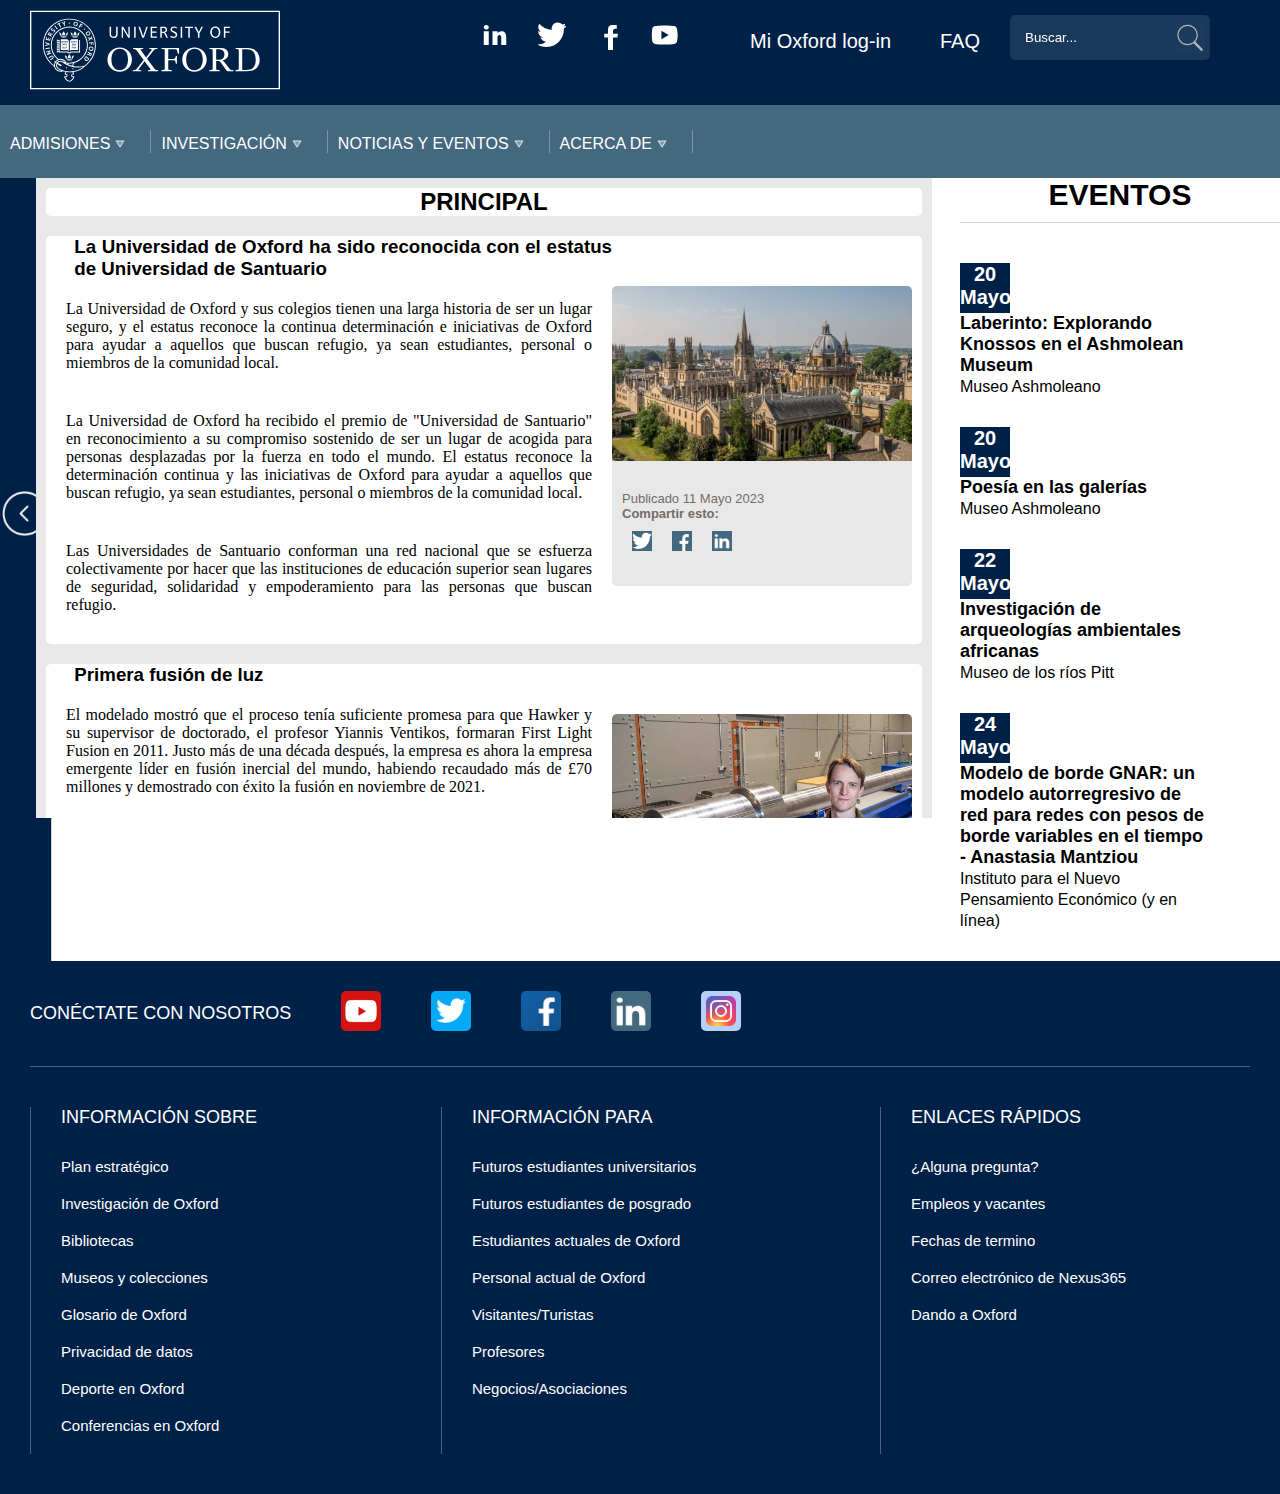
<file: index.html>
<!DOCTYPE html>
<html lang="es">

<head>
    <meta charset="UTF-8">
    <meta http-equiv="X-UA-Compatible" content="IE=edge">
    <meta name="viewport" content="width=device-width, initial-scale=1.0">
    <link rel="stylesheet" type="text/css" href="css/styles.css">
    <link rel="icon" type="image/jpg" href="img/logo.jpg">
    <title>Universidad de Oxford</title>
</head>

<body class="grid">
    <header>
        <div><a href="index.html"><img src="img/oxlogo-rect-border.svg" alt="logo de la universidad"></a></div>
        <div class="contenedor_busqueda">
            <input class="busqueda" type="text" placeholder="Buscar...">
            <button class="busqueda_btn"><i class="icono_busqueda"></i></button>
            <script src="js/buscador.js"></script>
        </div>
        <div class="contenedor-redes">
            <a href="https://co.linkedin.com/?original_referer=https%3A%2F%2Fwww.google.com%2Fhttps://co.linkedin.com/?original_referer=https%3A%2F%2Fwww.google.com%2F"
                target="_blank">
                <i class="linkedin-icon"></i>
            </a>
            <a href="https://twitter.com/oxfordalumni" target="_blank">
                <i class="twitter-icon"></i>
            </a>
            <a href="http://www.facebook.com/oxfordalumni" target="_blank">
                <i class="facebook-icon"></i>
            </a>
            <a href="http://www.youtube.com/user/oxford" target="_blank">
                <i class="youtube-icon"></i>
            </a>
        </div>
        <div class="contenedor-enlaces-header">
            <a href="pages/login.html">Mi Oxford log-in</a>
            <a href="pages/FAQ.html">FAQ</a>
        </div>
    </header>
    <nav id="nav_superior">
        <a href="pages/admisiones.html">ADMISIONES<i class="icon-triangulo"></i></a>
        <a href="pages/investigacion.html">INVESTIGACIÓN<i class="icon-triangulo"></i></a>
        <a href="pages/noticias.html">NOTICIAS Y EVENTOS<i class="icon-triangulo"></i></a>
        <a href="#">ACERCA DE<i class="icon-triangulo"></i></a>
    </nav>
    <nav id="navegador-lateral">
        <ul class="lista-navegador-lateral">
            <li><a href="http://">Colegas<i></i></a></li>
            <li><a href="http://">Divisiones y Departamentos<i></i></a></li>
            <li><a href="http://">Estudiantes de Oxford<i></i></a></li>
            <li><a href="http://">Personal<i></i></a></li>
            <li><a href="http://">Comunidad local<i></i></a></li>
            <li><a href="http://">Guia de acceso<i></i></a></li>
            <li><a href="http://">Mapa<i></i></a></li>
        </ul>
        <i class="flecha"></i>
    </nav>
    <main id="contenido">
        <h2>PRINCIPAL</h2>
        <section>
            <article class="articulo-uno">
                <h3 class="titulo-articulo">La Universidad de Oxford ha sido reconocida con el estatus de Universidad
                    de Santuario</h3>
                <p>La Universidad de Oxford y sus colegios tienen una larga historia de ser un lugar seguro, y el
                    estatus reconoce la continua determinación e iniciativas de Oxford para ayudar a aquellos que buscan
                    refugio, ya sean estudiantes, personal o miembros de la comunidad local.
                </p>
                <P>La Universidad de Oxford ha recibido el premio de "Universidad de Santuario" en reconocimiento a su
                    compromiso sostenido de ser un lugar de acogida para personas desplazadas por la fuerza en todo el
                    mundo. El estatus reconoce la determinación continua y las iniciativas de Oxford para ayudar a
                    aquellos que buscan refugio, ya sean estudiantes, personal o miembros de la comunidad local.
                </P>
                <p>
                    Las Universidades de Santuario conforman una red nacional que se esfuerza colectivamente por hacer
                    que las instituciones de educación superior sean lugares de seguridad, solidaridad y empoderamiento
                    para las personas que buscan refugio.</P>
            </article>
            <aside class="aside-articulo aside-articulo-uno">
                <div class="contenedor-fecha-compartir">
                    <section class="section-fecha">
                        <span>Publicado 11 Mayo 2023</span>
                    </section>
                    <div class="contenedor-compartir">
                        <h3>Compartir esto:</h3>
                        <div>
                            <a href="https://twitter.com/oxfordalumni"><i class="icono-twitter"></i></a>
                            <a href="https://www.facebook.com/oxfordalumni"><i class="icono-facebook"></i></a>
                            <a href="https://co.linkedin.com/?original_referer="><i class="icono-linkedin"></i></a>
                        </div>
                    </div>
                </div>
            </aside>
        </section>
        <section>
            <article class="articulo-dos">
                <h3 class="titulo-articulo">Primera fusión de luz</h3>
                <p>El modelado mostró que el proceso tenía suficiente promesa para que Hawker y su supervisor de
                    doctorado, el profesor Yiannis Ventikos, formaran First Light Fusion en 2011. Justo más de una
                    década después, la empresa es ahora la empresa emergente líder en fusión inercial del mundo,
                    habiendo recaudado más de £70 millones y demostrado con éxito la fusión en noviembre de 2021.
                </p>
                <p>
                    A principios de 2023, First Light Fusion anunció planes para construir una máquina que demostrará
                    que su enfoque basado en objetivos va un paso más allá. En lugar de solo lograr la fusión, la
                    Máquina 4 será la instalación demostradora de First Light destinada a mostrar la "ganancia". Una vez
                    desarrollada, la Máquina 4 se convertirá en la instalación de energía pulsada más grande del mundo,
                    creando una plataforma de ciencia completamente nueva para la investigación y el desarrollo en
                    varios sectores del Reino Unido.
                </p>
            </article>
            <aside class="aside-articulo aside-articulo-dos">
                <div class="contenedor-fecha-compartir">
                    <section class="section-fecha">
                        <span>Publicado 11 Mayo 2023</span>
                    </section>
                    <div class="contenedor-compartir">
                        <h3>Compartir esto:</h3>
                        <div>
                            <a href="https://twitter.com/oxfordalumni"><i class="icono-twitter"></i></a>
                            <a href="https://www.facebook.com/oxfordalumni"><i class="icono-facebook"></i></a>
                            <a href="https://co.linkedin.com/?original_referer="><i class="icono-linkedin"></i></a>
                        </div>
                    </div>
                </div>
            </aside>
        </section>
    </main>
    <aside id="aside-lateral">
        <h2>EVENTOS</h2>
        <ul id="lista-eventos">
            <li>
                <span class="fecha-evento">20 Mayo</span>
                <a href="#">
                    <h3>Laberinto: Explorando Knossos en el Ashmolean Museum<br>
                        <span>Museo Ashmoleano</span>
                    </h3>
                </a>
            </li>
            <li>
                <span class="fecha-evento">20 Mayo</span>
                <a href="#">
                    <h3>Poesía en las galerías<br>
                        <span>Museo Ashmoleano</span>
                    </h3>
                </a>
            </li>
            <li>
                <span class="fecha-evento">22 Mayo</span>
                <a href="#">
                    <h3>Investigación de arqueologías ambientales africanas<br>
                        <span>Museo de los ríos Pitt</span>
                    </h3>
                </a>
            </li>
            <li>
                <span class="fecha-evento">24 Mayo</span>
                <a href="#">
                    <h3>Modelo de borde GNAR: un modelo autorregresivo de red para redes con pesos de borde variables en
                        el
                        tiempo - Anastasia Mantziou<br>
                        <span>Instituto para el Nuevo Pensamiento Económico (y en línea)</span>
                    </h3>
                </a>
            </li>
        </ul>
    </aside>
    <footer>
        <div class="contenedor-redes-footer">
            <span>CONÉCTATE CON NOSOTROS</span>
            <a href="https://www.youtube.com/user/oxford" target="_blank"><i class="icono-youtube-footer"></i></a>
            <a href="https://twitter.com/oxfordalumni" target="_blank"><i class="icono-twitter-footer"></i></a>
            <a href="https://www.facebook.com/oxfordalumni" target="_blank"><i class="icono-facebook-footer"></i></a>
            <a href="https://co.linkedin.com/?original_referer=" target="_blank"><i
                    class="icono-linkedin-footer"></i></a>
            <a href="https://www.instagram.com/oxford_uni/" target="_blank"><i class="icono-instagram-footer"></i></a>
        </div>
        <div class="contenedor-informacion informacion-sobre">
            <span>INFORMACIÓN SOBRE</span>
            <ul>
                <li><a href="#">Plan estratégico</a></li>
                <li><a href="#">Investigación de Oxford</a></li>
                <li><a href="#">Bibliotecas</a></li>
                <li><a href="#">Museos y colecciones</a></li>
                <li><a href="#">Glosario de Oxford</a></li>
                <li><a href="#">Privacidad de datos</a></li>
                <li><a href="#">Deporte en Oxford</a></li>
                <li><a href="#">Conferencias en Oxford</a></li>
            </ul>
        </div>
        <div class="contenedor-informacion informacion-para">
            <span>INFORMACIÓN PARA</span>
            <ul>
                <li><a href="#">Futuros estudiantes universitarios</a></li>
                <li><a href="#">Futuros estudiantes de posgrado</a></li>
                <li><a href="#">Estudiantes actuales de Oxford</a></li>
                <li><a href="#">Personal actual de Oxford</a></li>
                <li><a href="#">Visitantes/Turistas</a></li>
                <li><a href="#">Profesores</a></li>
                <li><a href="#">Negocios/Asociaciones</a></li>
            </ul>
        </div>
        <div class="contenedor-informacion enlaces-rapidos">
            <span>ENLACES RÁPIDOS</span>
            <ul>
                <li><a href="#">¿Alguna pregunta?</a></li>
                <li><a href="#">Empleos y vacantes</a></li>
                <li><a href="#">Fechas de termino</a></li>
                <li><a href="#">Correo electrónico de Nexus365</a></li>
                <li><a href="#">Dando a Oxford</a></li>
            </ul>
        </div>
    </footer>
    <script src="js/script.js"></script>
</body>

</html>
</file>
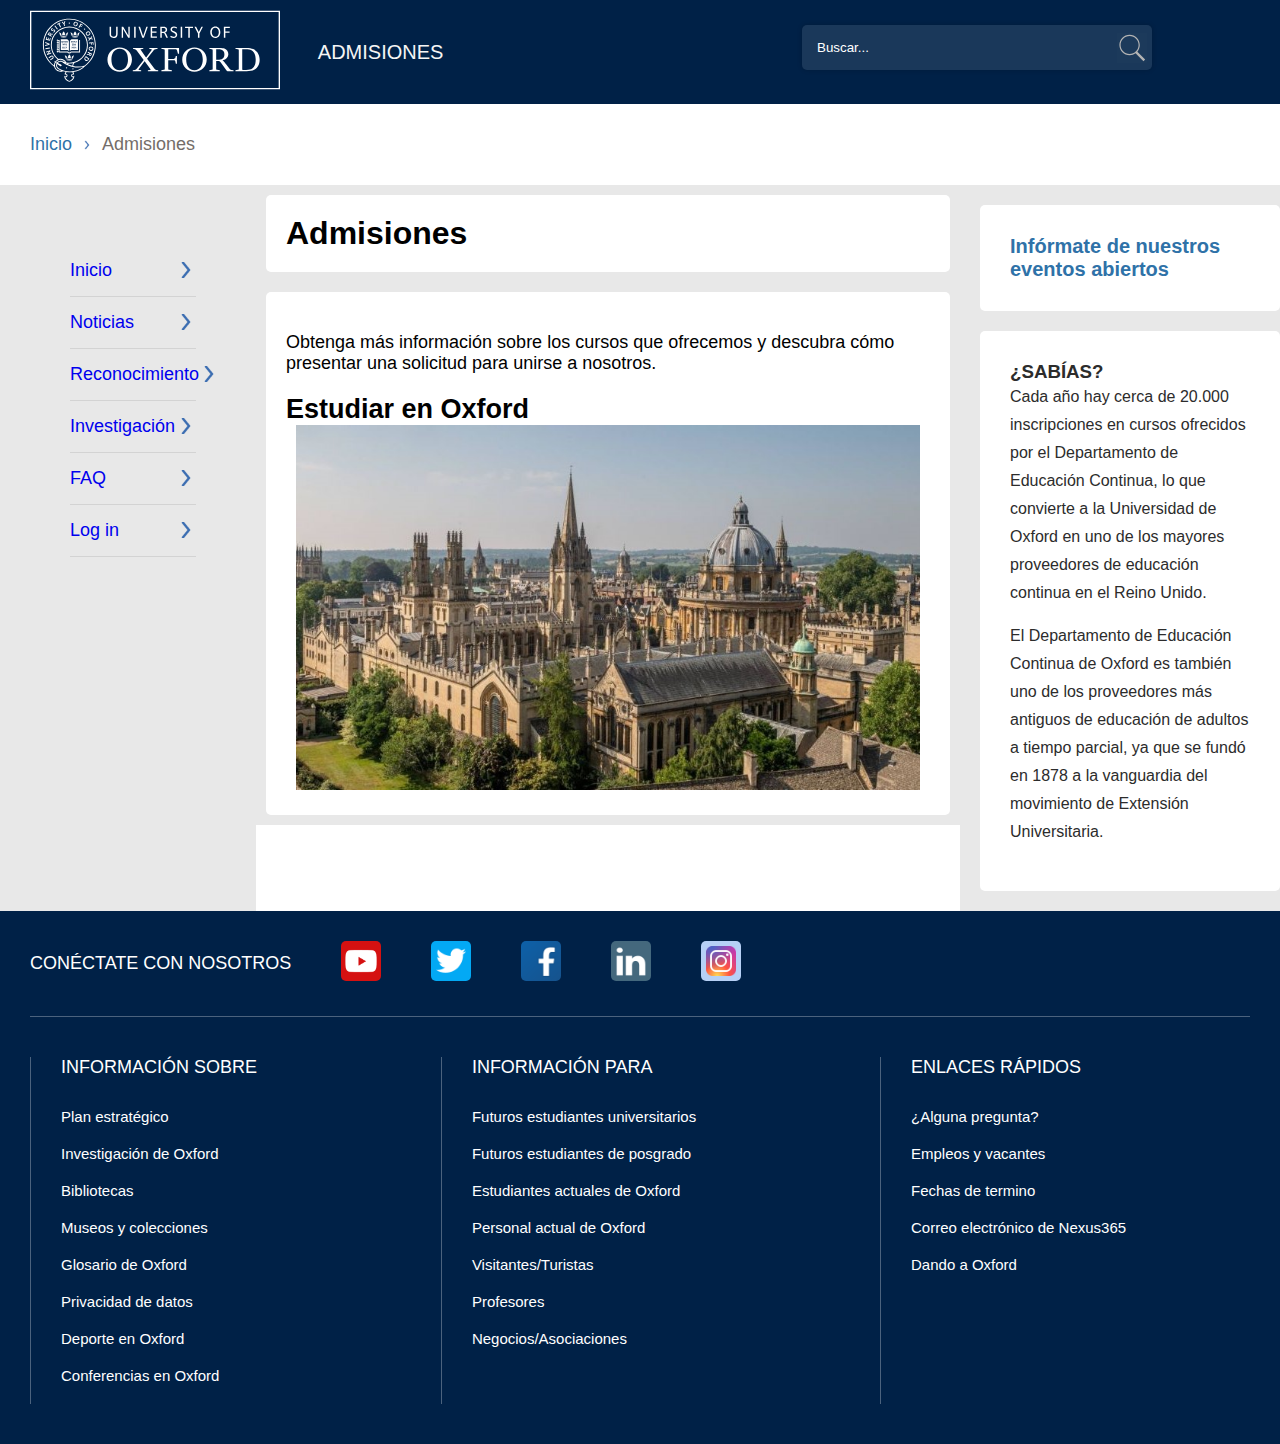
<file: pages/admisiones.html>
<!DOCTYPE html>
<html lang="es">

<head>
    <meta charset="UTF-8">
    <meta http-equiv="X-UA-Compatible" content="IE=edge">
    <meta name="viewport" content="width=device-width, initial-scale=1.0">
    <link rel="icon" type="image/jpg" href="../img/logo.jpg">
    <link rel="stylesheet" type="text/css" href="../css/admisiones.css">
    <title>Admisiones</title>
</head>

<body class="grid">
    <header>
        <div><a href="../index.html"><img src="../img/oxlogo-rect-border.svg" alt="logo de la universidad"></a></div>
        <div class="contenedor_busqueda">
            <input class="busqueda" type="text" placeholder="Buscar...">
            <button class="busqueda_btn"><i class="icono_busqueda"></i></button>
            <script src="../js/buscador.js"></script>
        </div>
        <div class="admisiones-titulo">
            <span>ADMISIONES</span>
        </div>
    </header>
    <nav id="nav_superior">
        <div>
            <a href="../index.html">Inicio</a><i class="icon-flecha"></i><span>Admisiones</span>
        </div>
    </nav>
    <nav id="navegador-lateral">
        <ul class="lista-navegador-lateral">
            <li><a href="../index.html">Inicio<i></i></a></li>
            <li><a href="../pages/noticias.html">Noticias<i></i></a></li>
            <li><a href="../pages/reconocimiento.html">Reconocimiento<i></i></a></li>
            <li><a href="../pages/investigacion.html">Investigación<i></i></a></li>
            <li><a href="../pages/FAQ.html">FAQ<i></i></a></li>
            <li><a href="../pages/login.html">Log in<i></i></a></li>
        </ul>
    </nav>
    <aside id="aside-lateral">
        <a href="#">
            <section>
                <h3>Infórmate de nuestros eventos abiertos</h3>
            </section>
        </a>
        <section>
            <h3>¿SABÍAS?</h3>
            <p>Cada año hay cerca de 20.000 inscripciones en cursos ofrecidos por el Departamento de Educación Continua,
                lo que convierte a la Universidad de Oxford en uno de los mayores proveedores de educación continua en
                el Reino Unido.</p>
            <p>El Departamento de Educación Continua de Oxford es también uno de los proveedores más antiguos de
                educación de adultos a tiempo parcial, ya que se fundó en 1878 a la vanguardia del movimiento de
                Extensión Universitaria.</p>
        </section>
    </aside>
    <main id="contenido">
        <h1>Admisiones</h1>
        <section class="seccion-principal">
            <p>
                Obtenga más información sobre los cursos que ofrecemos y descubra cómo presentar una solicitud para
                unirse a nosotros.
            </p>
            <h2>Estudiar en Oxford</h2>
            <img src="../img/Oxford-picture.jpg" alt="foto de Oxford">
        </section>

        <section>
            <article class="articulo-uno">
                <h3 class="titulo-articulo">Estudios de pregrado</h3>
                <p>Nuestro prospecto digital de ingreso para 2024 le brindará una descripción general rápida y digerible
                    de la información principal, mientras que puede encontrar una guía de admisión más detallada en
                    nuestra Guía para solicitantes . Le recomendamos que se suscriba ahora a nuestro boletín informativo
                    Choosing Oxford para obtener asistencia paso a paso con su solicitud, así como algunas ideas
                    divertidas sobre la vida estudiantil aquí. Los detalles de otras oportunidades para explorar la vida
                    estudiantil en Oxford se pueden encontrar en Acceso creciente y en nuestro calendario de
                    divulgación.
                </P>
            </article>
            <aside class="aside-articulo aside-articulo-uno">
            </aside>
        </section>
        <section>
            <article class="articulo-dos">
                <h3 class="titulo-articulo">Estudios de Posgrado</h3>
                <p>Ofrecemos una experiencia única a nuestros estudiantes de posgrado, incluida la oportunidad de
                    trabajar con destacados académicos y con bibliotecas, laboratorios, museos y colecciones de clase
                    mundial. Este sitio web está diseñado para aquellos que solicitan en 2022-23 para estudios de
                    posgrado.
                </p>
            </article>
            <aside class="aside-articulo aside-articulo-dos">
            </aside>
        </section>
        <section>
            <article class="articulo-tres">
                <h3 class="titulo-articulo">Educación continua</h3>
                <p>Estudia con Oxford desde cualquier parte del mundo. Los cursos incluyen clases semanales, cursos
                    cortos flexibles, eventos de día y calificaciones de Oxford.
                </p>
            </article>
            <aside class="aside-articulo aside-articulo-tres">
            </aside>
        </section>
    </main>
    <footer>
        <div class="contenedor-redes-footer">
            <span>CONÉCTATE CON NOSOTROS</span>
            <a href="https://www.youtube.com/user/oxford" target="_blank"><i class="icono-youtube-footer"></i></a>
            <a href="https://twitter.com/oxfordalumni" target="_blank"><i class="icono-twitter-footer"></i></a>
            <a href="https://www.facebook.com/oxfordalumni" target="_blank"><i class="icono-facebook-footer"></i></a>
            <a href="https://co.linkedin.com/?original_referer=" target="_blank"><i
                    class="icono-linkedin-footer"></i></a>
            <a href="https://www.instagram.com/oxford_uni/" target="_blank"><i class="icono-instagram-footer"></i></a>
        </div>
        <div class="contenedor-informacion informacion-sobre">
            <span>INFORMACIÓN SOBRE</span>
            <ul>
                <li><a href="#">Plan estratégico</a></li>
                <li><a href="#">Investigación de Oxford</a></li>
                <li><a href="#">Bibliotecas</a></li>
                <li><a href="#">Museos y colecciones</a></li>
                <li><a href="#">Glosario de Oxford</a></li>
                <li><a href="#">Privacidad de datos</a></li>
                <li><a href="#">Deporte en Oxford</a></li>
                <li><a href="#">Conferencias en Oxford</a></li>
            </ul>
        </div>
        <div class="contenedor-informacion informacion-para">
            <span>INFORMACIÓN PARA</span>
            <ul>
                <li><a href="#">Futuros estudiantes universitarios</a></li>
                <li><a href="#">Futuros estudiantes de posgrado</a></li>
                <li><a href="#">Estudiantes actuales de Oxford</a></li>
                <li><a href="#">Personal actual de Oxford</a></li>
                <li><a href="#">Visitantes/Turistas</a></li>
                <li><a href="#">Profesores</a></li>
                <li><a href="#">Negocios/Asociaciones</a></li>
            </ul>
        </div>
        <div class="contenedor-informacion enlaces-rapidos">
            <span>ENLACES RÁPIDOS</span>
            <ul>
                <li><a href="#">¿Alguna pregunta?</a></li>
                <li><a href="#">Empleos y vacantes</a></li>
                <li><a href="#">Fechas de termino</a></li>
                <li><a href="#">Correo electrónico de Nexus365</a></li>
                <li><a href="#">Dando a Oxford</a></li>
            </ul>
        </div>
    </footer>
</body>

</html>
</file>
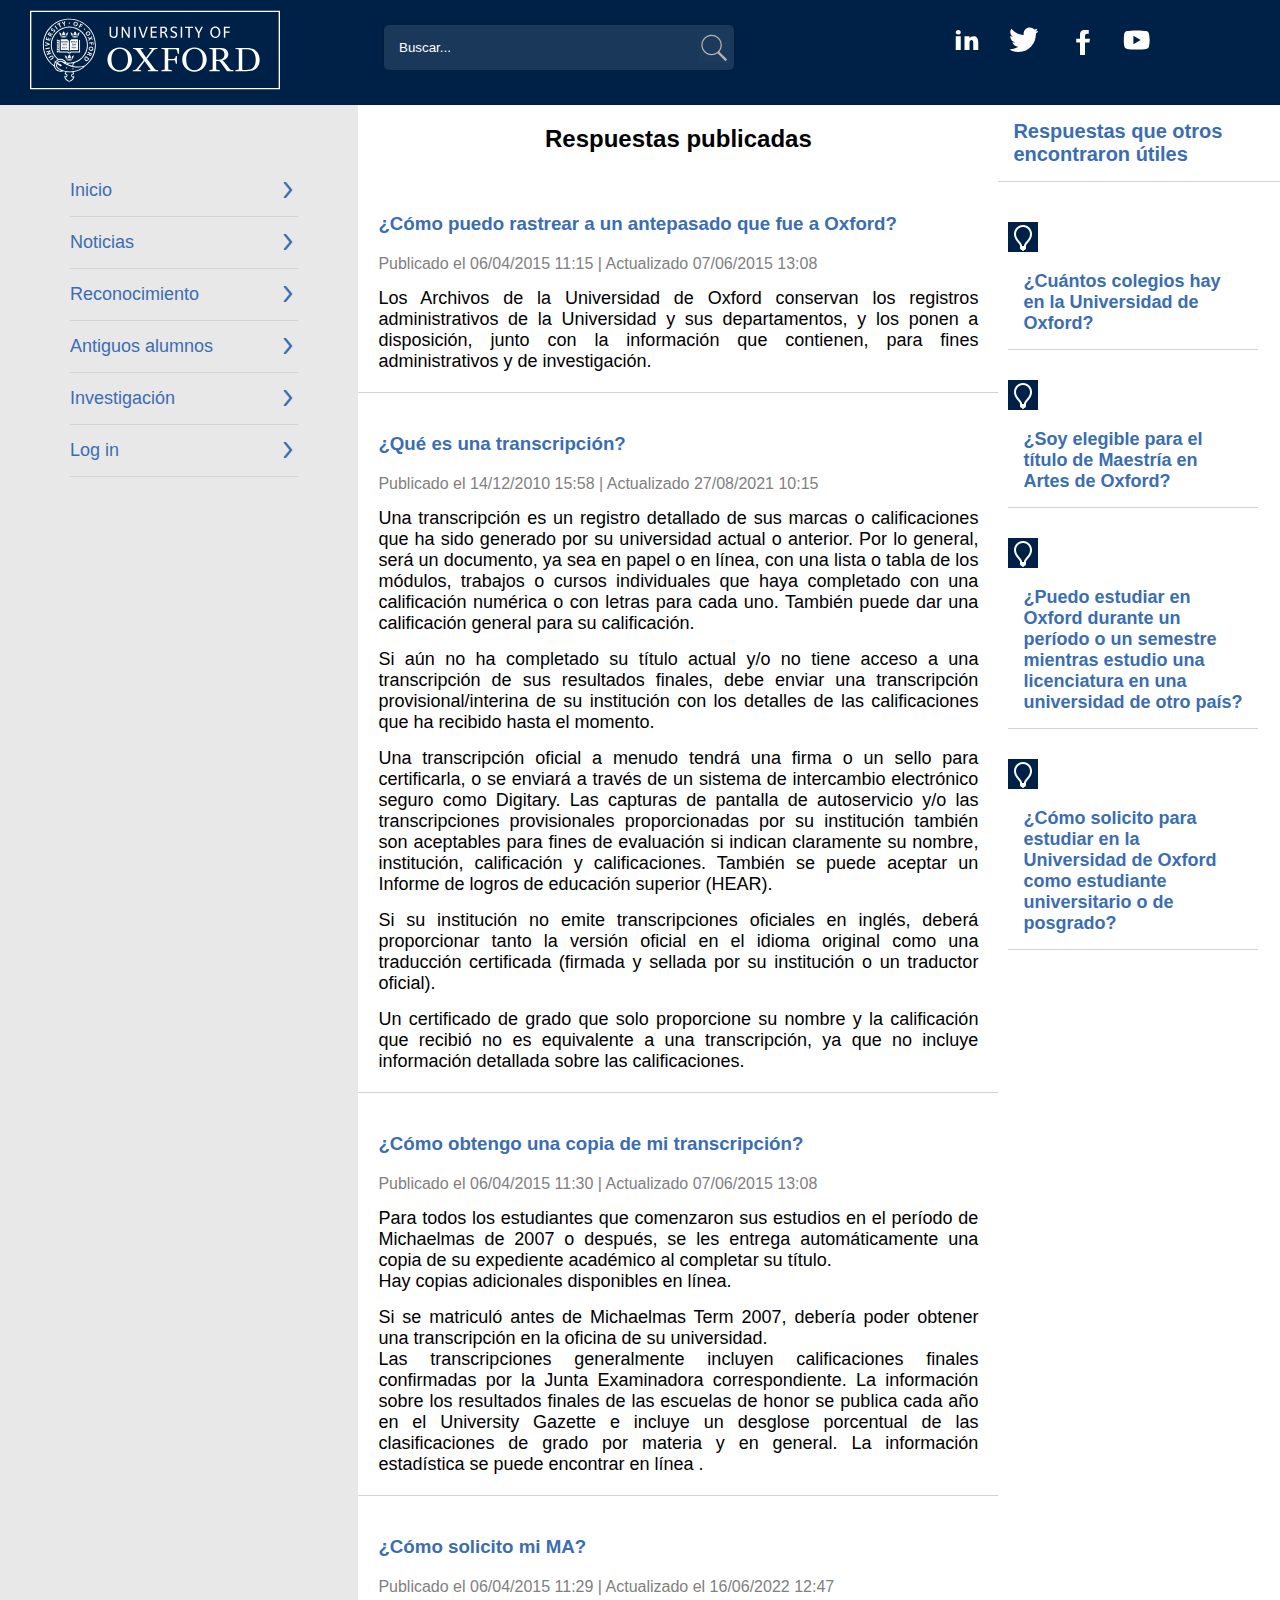
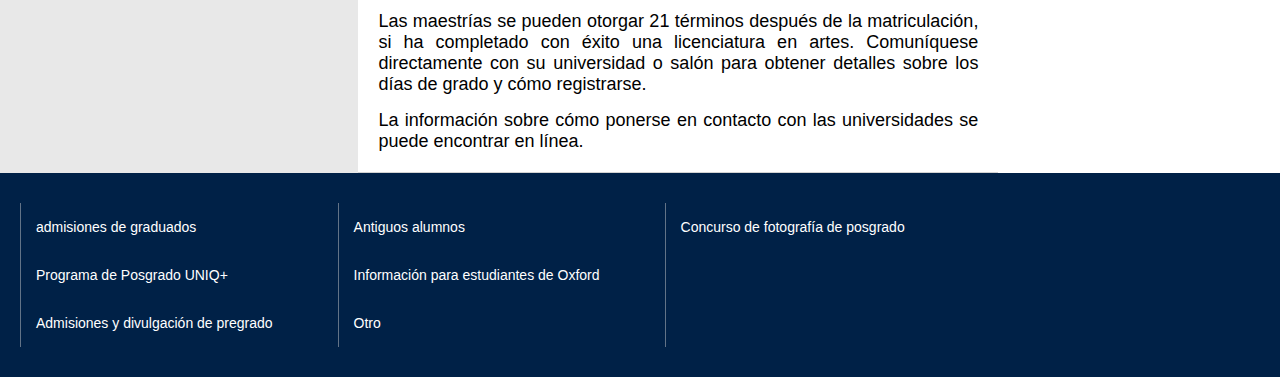
<file: pages/FAQ.html>
<!DOCTYPE html>
<html lang="es">

<head>
    <meta charset="UTF-8">
    <meta http-equiv="X-UA-Compatible" content="IE=edge">
    <meta name="viewport" content="width=device-width, initial-scale=1.0">
    <link rel="stylesheet" href="../css/FAQ.css">
    <link rel="icon" type="image/jpg" href="../img/logo.jpg">
    <title>Encontrar respuestas</title>
</head>

<body class="grid">
    <header>
        <div><a href="../index.html"><img src="../img/oxlogo-rect-border.svg" alt="logo de la universidad"></a></div>
        <div class="contenedor_busqueda">
            <input class="busqueda" type="text" placeholder="Buscar...">
            <button class="busqueda_btn"><i class="icono_busqueda"></i></button>
            <script src="../js/buscador.js"></script>


        </div>
        <div class="contenedor-redes">
            <a href="https://co.linkedin.com/?original_referer=https%3A%2F%2Fwww.google.com%2Fhttps://co.linkedin.com/?original_referer=https%3A%2F%2Fwww.google.com%2F"
                target="_blank">
                <i class="linkedin-icon"></i>
            </a>
            <a href="https://twitter.com/oxfordalumni" target="_blank">
                <i class="twitter-icon"></i>
            </a>
            <a href="http://www.facebook.com/oxfordalumni" target="_blank">
                <i class="facebook-icon"></i>
            </a>
            <a href="http://www.youtube.com/user/oxford" target="_blank">
                <i class="youtube-icon"></i>
            </a>
        </div>
    </header>
    <nav id="navegador-lateral">
        <ul class="lista-navegador-lateral">
            <li><a href="../index.html">Inicio<i></i></a></li>
            <li><a href="../pages/noticias.html">Noticias<i></i></a></li>
            <li><a href="../pages/reconocimiento.html">Reconocimiento<i></i></a></li>
            <li><a href="#">Antiguos alumnos<i></i></a></li>
            <li><a href="../pages/investigacion.html">Investigación<i></i></a></li>
            <li><a href="../pages/login.html">Log in<i></i></a></li>
        </ul>
    </nav>
    <main class="contenido">
        <h2>Respuestas publicadas</h2>
        <section>
            <h3>¿Cómo puedo rastrear a un antepasado que fue a Oxford?</h3>
            <span>Publicado el 06/04/2015 11:15 | Actualizado 07/06/2015 13:08</span>
            <p>Los Archivos de la Universidad de Oxford conservan los registros administrativos de la Universidad y sus
                departamentos, y los ponen a disposición, junto con la información que contienen, para fines
                administrativos y de investigación.</p>
        </section>
        <section>
            <h3>¿Qué es una transcripción?</h3>
            <span>Publicado el 14/12/2010 15:58 | Actualizado 27/08/2021 10:15</span>
            <p>Una transcripción es un registro detallado de sus marcas o calificaciones que ha sido generado por su
                universidad actual o anterior. Por lo general, será un documento, ya sea en papel o en línea, con una
                lista o tabla de los módulos, trabajos o cursos individuales que haya completado con una calificación
                numérica o con letras para cada uno. También puede dar una calificación general para su calificación.
            </p>
            <p>
                Si aún no ha completado su título actual y/o no tiene acceso a una transcripción de sus resultados
                finales, debe enviar una transcripción provisional/interina de su institución con los detalles de las
                calificaciones que ha recibido hasta el momento.
            </p>
            <p>
                Una transcripción oficial a menudo tendrá una firma o un sello para certificarla, o se enviará a través
                de un sistema de intercambio electrónico seguro como Digitary. Las capturas de pantalla de autoservicio
                y/o las transcripciones provisionales proporcionadas por su institución también son aceptables para
                fines de evaluación si indican claramente su nombre, institución, calificación y calificaciones. También
                se puede aceptar un Informe de logros de educación superior (HEAR).
            <p>
                Si su institución no emite transcripciones oficiales en inglés, deberá proporcionar tanto la versión
                oficial en el idioma original como una traducción certificada (firmada y sellada por su institución o un
                traductor oficial).
            </p>
            <p>
                Un certificado de grado que solo proporcione su nombre y la calificación que recibió no es equivalente a
                una transcripción, ya que no incluye información detallada sobre las calificaciones.
            </p>
        </section>
        <section>
            <h3>¿Cómo obtengo una copia de mi transcripción?</h3>
            <span>Publicado el 06/04/2015 11:30 | Actualizado 07/06/2015 13:08</span>
            <p>Para todos los estudiantes que comenzaron sus estudios en el período de Michaelmas de 2007 o después, se
                les entrega automáticamente una copia de su expediente académico al completar su título. <br>
                Hay copias adicionales disponibles en línea.
            </p>


            <p>
                Si se matriculó antes de Michaelmas Term 2007, debería poder obtener una transcripción en la oficina de
                su universidad. <br>

                Las transcripciones generalmente incluyen calificaciones finales confirmadas por la Junta Examinadora
                correspondiente. La información sobre los resultados finales de las escuelas de honor se publica cada
                año en el University Gazette e incluye un desglose porcentual de las clasificaciones de grado por
                materia y en general. La información estadística se puede encontrar en línea .
            </p>
        </section>
        <section>
            <h3>¿Cómo solicito mi MA?</h3>
            <span>Publicado el 06/04/2015 11:29 | Actualizado el 16/06/2022 12:47</span>
            <p>Las maestrías se pueden otorgar 21 términos después de la matriculación, si ha completado con éxito una
                licenciatura en artes. Comuníquese directamente con su universidad o salón para obtener detalles sobre
                los días de grado y cómo registrarse.
            </p>
            <p>
                La información sobre cómo ponerse en contacto con las universidades se puede encontrar en línea.
            </p>
        </section>
    </main>
    <aside id="aside-lateral">
        <h3>Respuestas que otros encontraron útiles</h3>
        <ul id="lista-preguntas">
            <li>
                <span class="icono-bombilla"></span>
                <a href="#">
                    <h3>¿Cuántos colegios hay en la Universidad de Oxford?</h3>
                </a>
            </li>
            <li>
                <span class="icono-bombilla"></span>
                <a href="#">
                    <h3>¿Soy elegible para el título de Maestría en Artes de Oxford?</h3>
                </a>
            </li>
            <li>
                <span class="icono-bombilla"></span>
                <a href="#">
                    <h3>¿Puedo estudiar en Oxford durante un período o un semestre mientras estudio una licenciatura en
                        una universidad de otro país?</h3>
                </a>
            </li>
            <li>
                <span class="icono-bombilla"></span>
                <a href="#">
                    <h3>¿Cómo solicito para estudiar en la Universidad de Oxford como estudiante universitario o de
                        posgrado?
                    </h3>
                </a>
            </li>
        </ul>
    </aside>

    <footer>
        <section>
            <ul>
                <li><a href="#">admisiones de graduados</a></li>
                <li><a href="#">Programa de Posgrado UNIQ+</a></li>
                <li><a href="#">Admisiones y divulgación de pregrado</a></li>
            </ul>
        </section>
        <section>
            <ul>
                <li><a href="#">Antiguos alumnos</a></li>
                <li><a href="#">Información para estudiantes de Oxford</a></li>
                <li><a href="#">Otro</a></li>
            </ul>
        </section>
        <section>
            <ul>
                <li><a href="#">Concurso de fotografía de posgrado</a></li>
            </ul>
        </section>
    </footer>
</body>

</html>
</file>
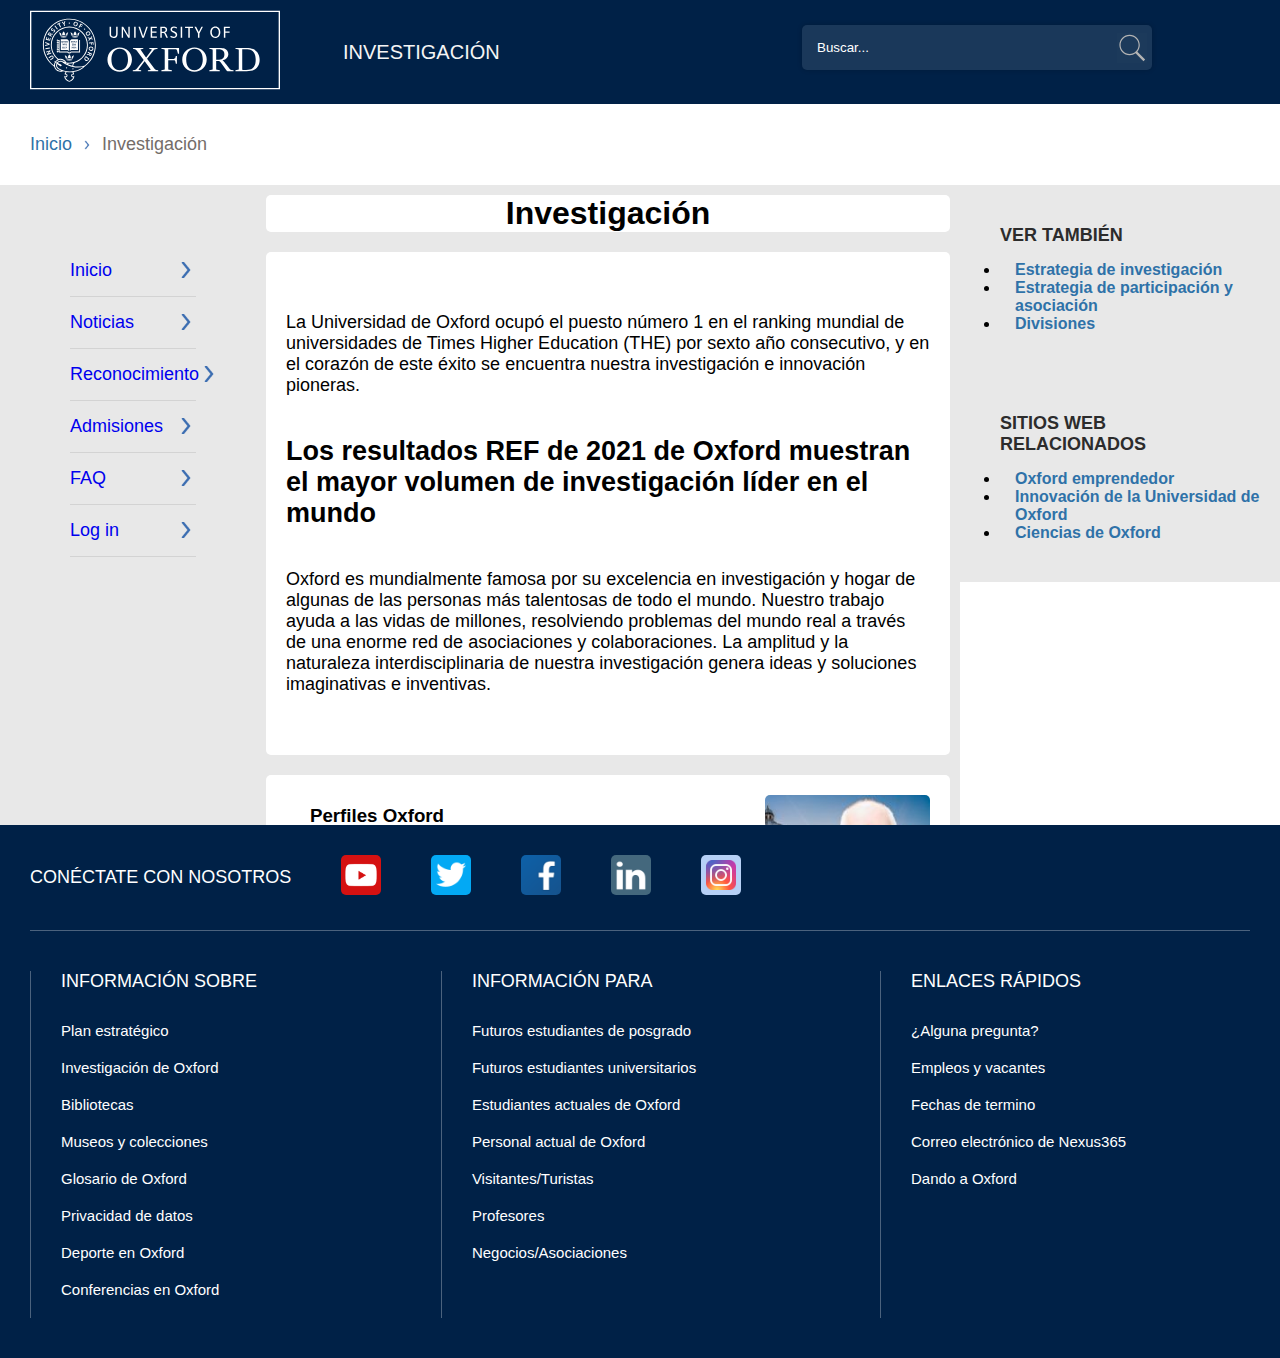
<file: pages/investigacion.html>
<!DOCTYPE html>
<html lang="es">

<head>
    <meta charset="UTF-8">
    <meta http-equiv="X-UA-Compatible" content="IE=edge">
    <meta name="viewport" content="width=device-width, initial-scale=1.0">
    <link rel="icon" type="image/jpg" href="../img/logo.jpg">
    <link rel="stylesheet" type="text/css" href="../css/investigacion.css">
    <title>Investigación</title>
</head>

<body class="grid">
    <header>
        <div><a href="../index.html"><img src="../img/oxlogo-rect-border.svg" alt="logo de la universidad"></a></div>
        <div class="contenedor_busqueda">
            <input class="busqueda" type="text" placeholder="Buscar...">
            <button class="busqueda_btn"><i class="icono_busqueda"></i></button>
            <script src="../js/buscador.js"></script>


        </div>
        <div class="investigacion-titulo">
            <span>INVESTIGACIÓN</span>
        </div>
    </header>
    <nav id="nav_superior">
        <div>
            <a href="../index.html">Inicio</a><i class="icon-flecha"></i><span>Investigación</span>
        </div>
    </nav>
    <nav id="navegador-lateral">
        <ul class="lista-navegador-lateral">
            <li><a href="../index.html">Inicio<i></i></a></li>
            <li><a href="../pages/noticias.html">Noticias<i></i></a></li>
            <li><a href="../pages/reconocimiento.html">Reconocimiento<i></i></a></li>
            <li><a href="../pages/admisiones.html">Admisiones<i></i></a></li>
            <li><a href="../pages/FAQ.html">FAQ<i></i></a></li>
            <li><a href="../pages/login.html">Log in<i></i></a></li>
        </ul>
    </nav>
    <aside id="aside-lateral">
        <ul class="lista-aside">
            <h2>VER TAMBIÉN</h2>
            <li>
                <a href="#">
                    <h3>Estrategia de investigación</h3>
                </a>
            </li>
            <li>
                <a href="#">
                    <h3>Estrategia de participación y asociación</h3>
                </a>
            </li>
            <li>
                <a href="#">
                    <h3>Divisiones</h3>
                </a>
            </li>
        </ul>
        <ul class="lista-aside">
            <h2>SITIOS WEB RELACIONADOS</h2>
            <li>
                <a href="#">
                    <h3>Oxford emprendedor</h3>
                </a>
            </li>
            <li>
                <a href="#">
                    <h3>Innovación de la Universidad de Oxford</h3>
                </a>
            </li>
            <li>
                <a href="#">
                    <h3>Ciencias de Oxford</h3>
                </a>
            </li>
        </ul>
    </aside>
    <main id="contenido">
        <h1>Investigación</h1>
        <section class="seccion-principal">
            <p>
                La Universidad de Oxford ocupó el puesto número 1 en el ranking mundial de universidades de Times Higher
                Education (THE) por sexto año consecutivo, y en el corazón de este éxito se encuentra nuestra
                investigación
                e innovación pioneras.
            </p>
            <h2>Los resultados REF de 2021 de Oxford muestran el mayor volumen de investigación líder en el mundo</h2>
            <p>
                Oxford es mundialmente famosa por su excelencia en investigación y hogar de algunas de las personas más
                talentosas de todo el mundo. Nuestro trabajo ayuda a las vidas de millones, resolviendo problemas del
                mundo real a través de una enorme red de asociaciones y colaboraciones. La amplitud y la naturaleza
                interdisciplinaria de nuestra investigación genera ideas y soluciones imaginativas e inventivas.
            </p>
        </section>
        <section>
            <article class="articulo-uno">
                <h3 class="titulo-articulo">Perfiles Oxford</h3>
                <p>Profesor Timoteo Power
                    Perfiles Oxford
                    Conozca a algunas de las personas talentosas detrás de la investigación de clase mundial de Oxford.
                    Empujando los límites del conocimiento, su trabajo resuelve problemas del mundo real y crea un
                    impacto positivo en nuestras sociedades, economías y salud.
                </P>
            </article>
            <aside class="aside-articulo aside-articulo-uno">
            </aside>
        </section>
        <section>
            <article class="articulo-dos">
                <h3 class="titulo-articulo">Comenzó en Oxford</h3>
                <p>La región de Oxford es una de las más innovadoras del Reino Unido, con nuevas empresas que continúan
                    uniéndose a una creciente banda de spinouts, nuevas empresas y emprendedores.
                </p>
            </article>
            <aside class="aside-articulo aside-articulo-dos">
            </aside>
        </section>
    </main>
    <footer>
        <div class="contenedor-redes-footer">
            <span>CONÉCTATE CON NOSOTROS</span>
            <a href="https://www.youtube.com/user/oxford"><i class="icono-youtube-footer"></i></a>
            <a href="https://twitter.com/oxfordalumni"><i class="icono-twitter-footer"></i></a>
            <a href="https://www.facebook.com/oxfordalumni"><i class="icono-facebook-footer"></i></a>
            <a href="https://co.linkedin.com/?original_referer="><i class="icono-linkedin-footer"></i></a>
            <a href="https://www.instagram.com/oxford_uni/"><i class="icono-instagram-footer"></i></a>
        </div>
        <div class="contenedor-informacion informacion-sobre">
            <span>INFORMACIÓN SOBRE</span>
            <ul>
                <li><a href="#">Plan estratégico</a></li>
                <li><a href="#">Investigación de Oxford</a></li>
                <li><a href="#">Bibliotecas</a></li>
                <li><a href="#">Museos y colecciones</a></li>
                <li><a href="#">Glosario de Oxford</a></li>
                <li><a href="#">Privacidad de datos</a></li>
                <li><a href="#">Deporte en Oxford</a></li>
                <li><a href="#">Conferencias en Oxford</a></li>
            </ul>
        </div>
        <div class="contenedor-informacion informacion-para">
            <span>INFORMACIÓN PARA</span>
            <ul>
                <li><a href="#">Futuros estudiantes de posgrado</a></li>
                <li><a href="#">Futuros estudiantes universitarios</a></li>
                <li><a href="#">Estudiantes actuales de Oxford</a></li>
                <li><a href="#">Personal actual de Oxford</a></li>
                <li><a href="#">Visitantes/Turistas</a></li>
                <li><a href="#">Profesores</a></li>
                <li><a href="#">Negocios/Asociaciones</a></li>
            </ul>
        </div>
        <div class="contenedor-informacion enlaces-rapidos">
            <span>ENLACES RÁPIDOS</span>
            <ul>
                <li><a href="#">¿Alguna pregunta?</a></li>
                <li><a href="#">Empleos y vacantes</a></li>
                <li><a href="#">Fechas de termino</a></li>
                <li><a href="#">Correo electrónico de Nexus365</a></li>
                <li><a href="#">Dando a Oxford</a></li>
            </ul>
        </div>
    </footer>
</body>

</html>
</file>
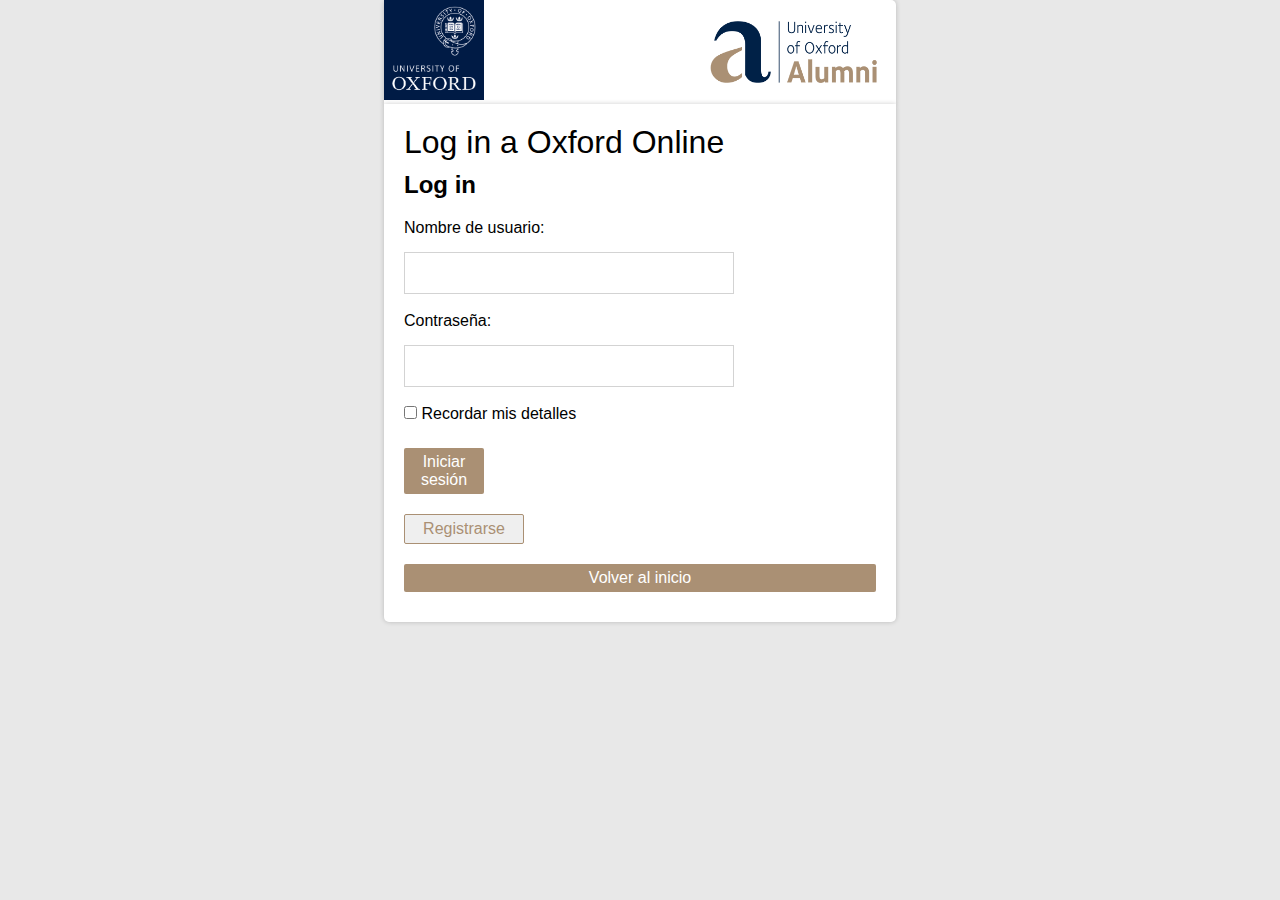
<file: pages/login.html>
<!DOCTYPE html>
<html lang="es">

<head>
    <meta charset="UTF-8">
    <meta http-equiv="X-UA-Compatible" content="IE=edge">
    <meta name="viewport" content="width=device-width, initial-scale=1.0">
    <link rel="stylesheet" type="text/css" href="../css/login.css">
    <link rel="icon" type="image/jpg" href="../img/logo.jpg">
    <title>Log in | Registro</title>
</head>

<body>
    <header>
        <a href="../index.html"><img src="../img/Oxford-University-square-logo.png" alt="logo de oxford"
                class="logo-oxford"></a>
        <img src="../img/photo25116.png" alt="logo alumnos de oxford" class="alumnos-logo">
    </header>
    <main id="contenedor-formulario">
        <h1>Log in a Oxford Online</h1>
        <h2>Log in</h2>
        <form>
            <label for="username">Nombre de usuario:</label>
            <input type="text" id="username" name="username"><br>

            <label for="password">Contraseña:</label>
            <input type="password" id="password" name="password"><br>
            <label>
                <input type="checkbox" name="remember" value="yes">
                Recordar mis detalles
            </label>
            <button type="submit" name="login">Iniciar sesión</button>
            <button type="submit" name="registro">Registrarse</button>


        </form>
        <button id="volver-inicio" type="inicio" name="volver">Volver al inicio</button>
        <script src="../js/formulario.js"></script>
    </main>
</body>

</html>
</file>
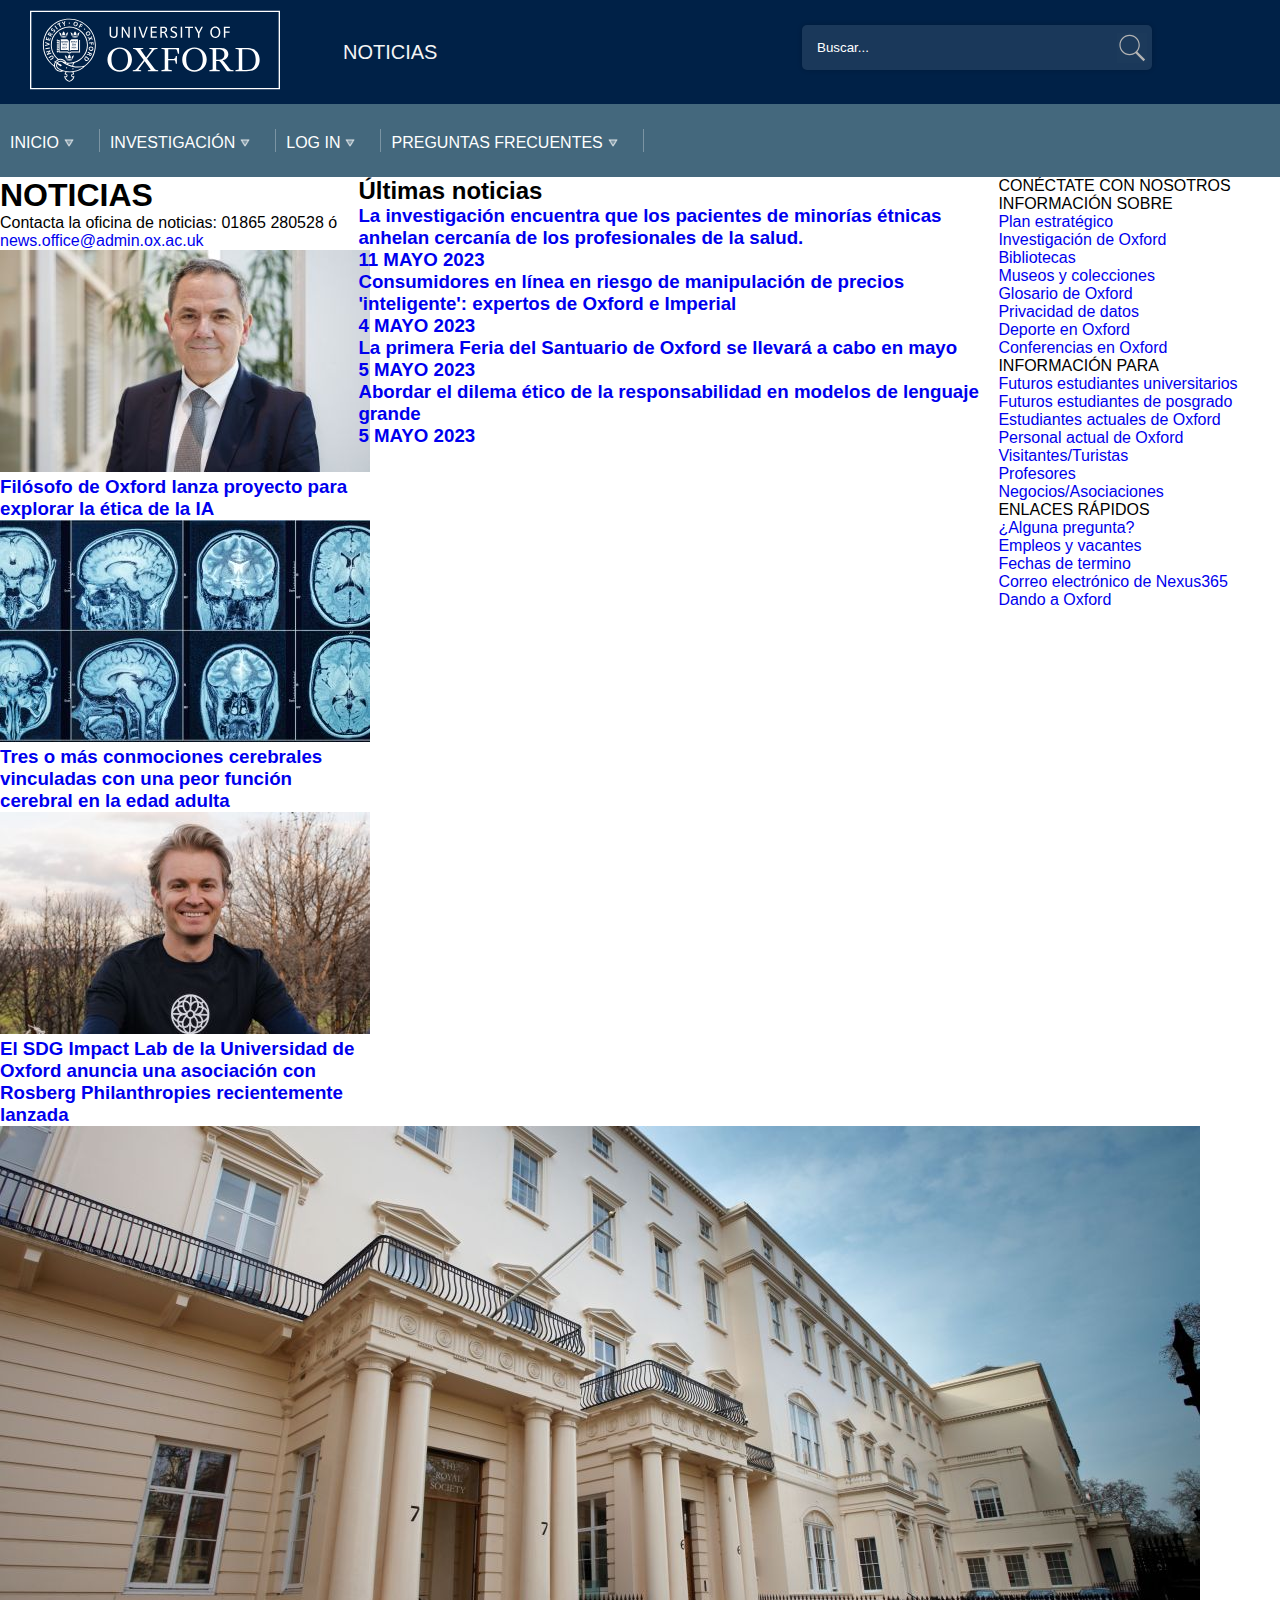
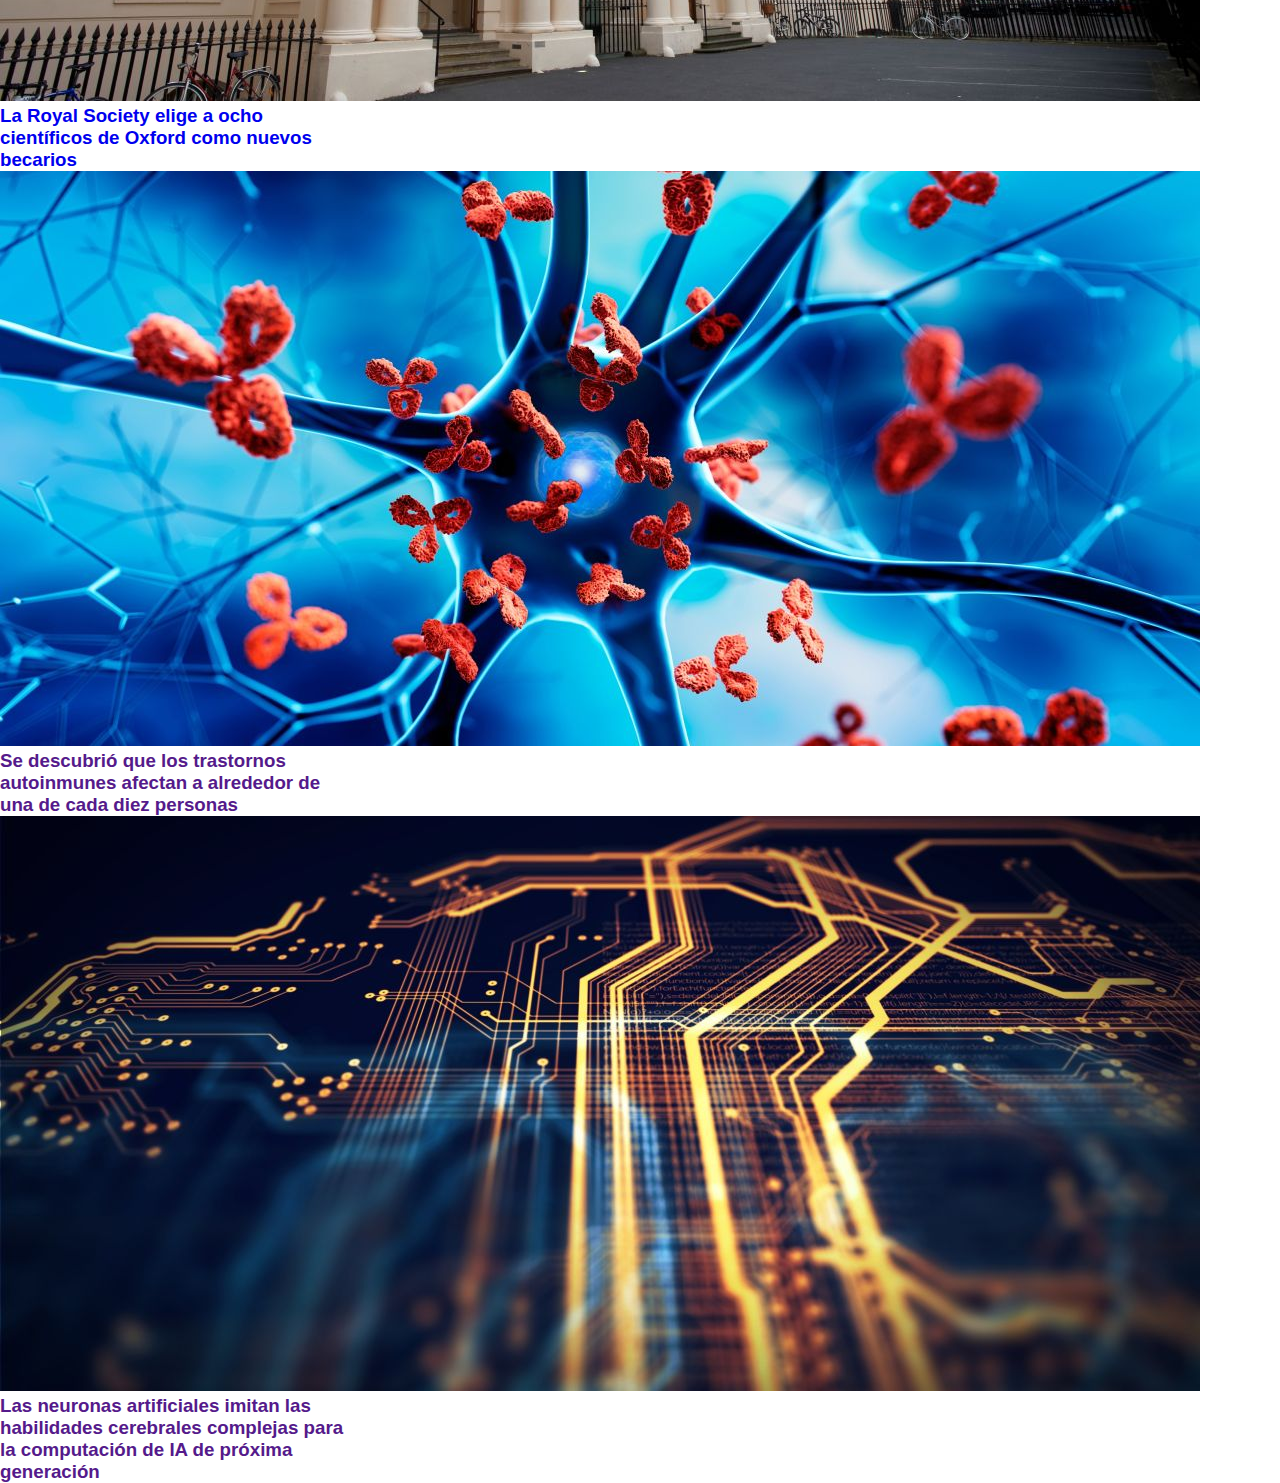
<file: pages/noticias.html>
<!DOCTYPE html>
<html lang="en">

<head>
    <meta charset="UTF-8">
    <meta http-equiv="X-UA-Compatible" content="IE=edge">
    <meta name="viewport" content="width=device-width, initial-scale=1.0">
    <link rel="icon" type="image/jpg" href="../img/logo.jpg">
    <link rel="stylesheet" href="../css/noticias.css">
    <title>Noticias y Eventos</title>

</head>

<body class="grid">
    <header>
        <div><a href="../index.html"><img src="../img/oxlogo-rect-border.svg" alt="logo de la universidad"></a></div>
        <div class="contenedor_busqueda">
            <input class="busqueda" type="text" placeholder="Buscar...">
            <button class="busqueda_btn"><i class="icono_busqueda"></i></button>
            <script src="../js/buscador.js"></script>


        </div>
        <div class="noticias-eventos-titulo">
            <span>NOTICIAS</span>
        </div>
    </header>
    <nav id="nav_superior">
        <a href="../index.html">INICIO<i class="icon-triangulo"></i></a>
        <a href="../pages/investigacion.html">INVESTIGACIÓN<i class="icon-triangulo"></i></a>

        <a href="../pages/login.html">LOG IN<i class="icon-triangulo"></i></a>
        <a href="../pages/FAQ.html">PREGUNTAS FRECUENTES<i class="icon-triangulo"></i></a>
    </nav>
    <main id="contenido">
        <div class="contenedor-titulo-noticias">
            <h1>NOTICIAS</h1>
            <span>Contacta la oficina de noticias: 01865 280528 ó <a
                    href="news.office@admin.ox.ac.uk">news.office@admin.ox.ac.uk</a>
            </span>
        </div>
        <section>
            <a href="#">
                <img src="../img/Schmid cover.jpg" alt="filosofo de oxford">
                <h3>Filósofo de Oxford lanza proyecto para explorar la ética de la IA</h3>
            </a>
        </section>
        <section>
            <a href="#">
                <img src="../img/shutterstock_1718396686.jpg" alt="encefalograma">
                <h3>Tres o más conmociones cerebrales vinculadas con una peor función cerebral en la edad adulta</h3>
            </a>
        </section>
        <section>
            <a href="#">
                <img src="../img/Rosberg philanthropy Banner 2.jpg" alt="filantropo de oxford">
                <h3>El SDG Impact Lab de la Universidad de Oxford anuncia una asociación con Rosberg Philanthropies
                    recientemente lanzada
                </h3>
            </a>
        </section>
        <section>
            <a href="#">
                <img src="../img/Royal Society_0.jpg" alt="foto de la real sociedad">
                <h3>La Royal Society elige a ocho científicos de Oxford como nuevos becarios</h3>
            </a>
        </section>
        <section>
            <a href="">
                <img src="../img/neuron.jpg" alt="imagen de una neurona">
                <h3>Se descubrió que los trastornos autoinmunes afectan a alrededor de una de cada diez personas</h3>
            </a>
        </section>
        <section>
            <a href="">
                <img src="../img/chip.jpg" alt="imagen de un chip">
                <h3>Las neuronas artificiales imitan las habilidades cerebrales complejas para la computación de IA de
                    próxima generación</h3>
            </a>
        </section>
    </main>
    <aside id="aside-lateral">
        <h2>Últimas noticias</h2>
        <ul id="lista-noticias">
            <li>
                <a href="#">
                    <h3>La investigación encuentra que los pacientes de minorías étnicas anhelan cercanía de los
                        profesionales de la salud.
                        <span class="fecha-noticia"><br>11 MAYO 2023</span>
                    </h3>
                    <span class="imagen-noticia noticia-1"></span>
                </a>
            </li>
            <li>
                <a href="#">
                    <h3>Consumidores en línea en riesgo de manipulación de precios 'inteligente': expertos de Oxford e
                        Imperial
                        <span class="fecha-noticia"><br>4 MAYO 2023</span>
                    </h3>
                    <span class="imagen-noticia noticia-2"></span>
                </a>
            </li>
            <li>
                <a href="#">
                    <h3>La primera Feria del Santuario de Oxford se llevará a cabo en mayo
                        <span class="fecha-noticia"><br>5 MAYO 2023</span>
                    </h3>
                    <span class="imagen-noticia noticia-3"></span>
                </a>
            </li>
            <li>
                <a href="#">
                    <h3>Abordar el dilema ético de la responsabilidad en modelos de lenguaje grande
                        <span class="fecha-noticia"><br>5 MAYO 2023</span>
                    </h3>
                    <span class="imagen-noticia noticia-4"></span>
                </a>
            </li>
        </ul>
    </aside>
    <footer>
        <div class="contenedor-redes-footer">
            <span>CONÉCTATE CON NOSOTROS</span>
            <a href="https://www.youtube.com/user/oxford"><i class="icono-youtube-footer"></i></a>
            <a href="https://twitter.com/oxfordalumni"><i class="icono-twitter-footer"></i></a>
            <a href="https://www.facebook.com/oxfordalumni"><i class="icono-facebook-footer"></i></a>
            <a href="https://co.linkedin.com/?original_referer="><i class="icono-linkedin-footer"></i></a>
            <a href="https://www.instagram.com/oxford_uni/"><i class="icono-instagram-footer"></i></a>
        </div>
        <div class="contenedor-informacion informacion-sobre">
            <span>INFORMACIÓN SOBRE</span>
            <ul>
                <li><a href="#">Plan estratégico</a></li>
                <li><a href="#">Investigación de Oxford</a></li>
                <li><a href="#">Bibliotecas</a></li>
                <li><a href="#">Museos y colecciones</a></li>
                <li><a href="#">Glosario de Oxford</a></li>
                <li><a href="#">Privacidad de datos</a></li>
                <li><a href="#">Deporte en Oxford</a></li>
                <li><a href="#">Conferencias en Oxford</a></li>
            </ul>
        </div>
        <div class="contenedor-informacion informacion-para">
            <span>INFORMACIÓN PARA</span>
            <ul>
                <li><a href="#">Futuros estudiantes universitarios</a></li>
                <li><a href="#">Futuros estudiantes de posgrado</a></li>
                <li><a href="#">Estudiantes actuales de Oxford</a></li>
                <li><a href="#">Personal actual de Oxford</a></li>
                <li><a href="#">Visitantes/Turistas</a></li>
                <li><a href="#">Profesores</a></li>
                <li><a href="#">Negocios/Asociaciones</a></li>
            </ul>
        </div>
        <div class="contenedor-informacion enlaces-rapidos">
            <span>ENLACES RÁPIDOS</span>
            <ul>
                <li><a href="#">¿Alguna pregunta?</a></li>
                <li><a href="#">Empleos y vacantes</a></li>
                <li><a href="#">Fechas de termino</a></li>
                <li><a href="#">Correo electrónico de Nexus365</a></li>
                <li><a href="#">Dando a Oxford</a></li>
            </ul>
        </div>

    </footer>
</body>

</html>
</file>
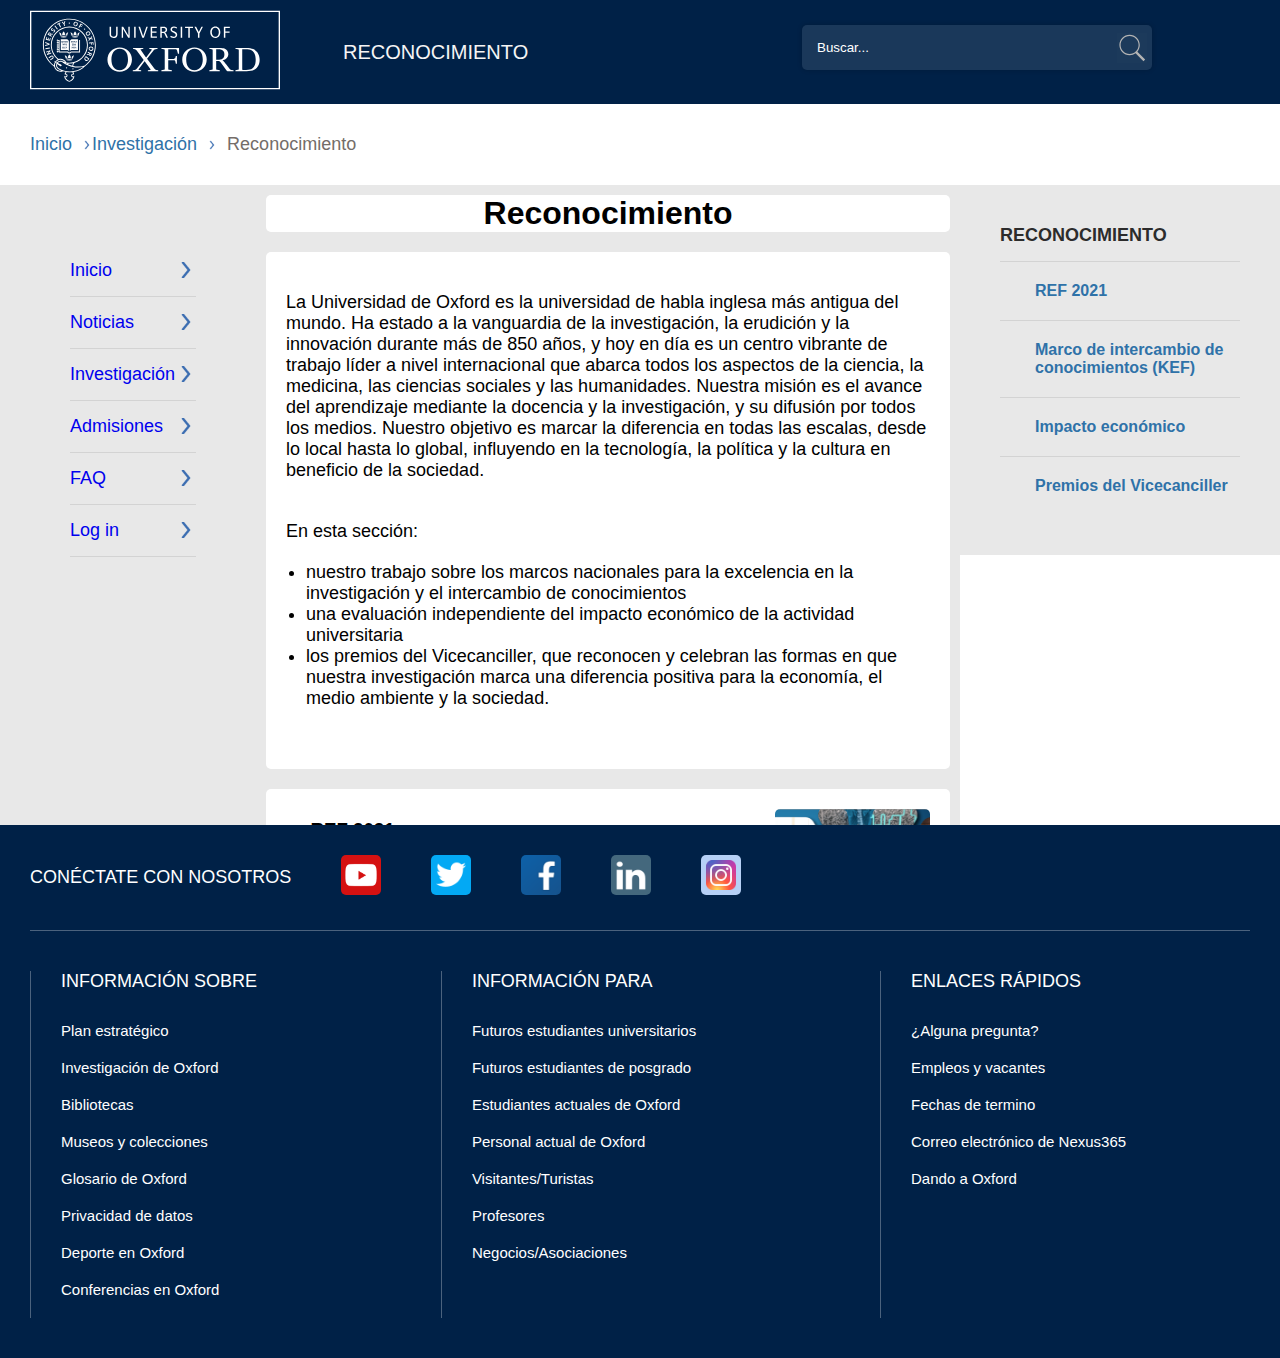
<file: pages/reconocimiento.html>
<!DOCTYPE html>
<html lang="es">

<head>
    <meta charset="UTF-8">
    <meta http-equiv="X-UA-Compatible" content="IE=edge">
    <meta name="viewport" content="width=device-width, initial-scale=1.0">
    <link rel="icon" type="image/jpg" href="../img/logo.jpg">
    <link rel="stylesheet" type="text/css" href="../css/reconocimiento.css">
    <title>Reconocimiento</title>
</head>

<body class="grid">
    <header>
        <div><a href="../index.html"><img src="../img/oxlogo-rect-border.svg" alt="logo de la universidad"></a></div>
        <div class="contenedor_busqueda">
            <input class="busqueda" type="text" placeholder="Buscar...">
            <button class="busqueda_btn"><i class="icono_busqueda"></i></button>
            <script src="../js/buscador.js"></script>
        </div>
        <div class="investigacion-titulo">
            <span>RECONOCIMIENTO</span>
        </div>
    </header>
    <nav id="nav_superior">
        <div>
            <a href="../index.html">Inicio</a><i class="icon-flecha"></i><a
                href="../pages/investigacion.html">Investigación</a><i
                class="icon-flecha"></i><span>Reconocimiento</span>
        </div>
    </nav>
    <nav id="navegador-lateral">
        <ul class="lista-navegador-lateral">
            <li><a href="../index.html">Inicio<i></i></a></li>
            <li><a href="../pages/noticias.html">Noticias<i></i></a></li>
            <li><a href="../pages/investigacion.html">Investigación<i></i></a></li>
            <li><a href="../pages/admisiones.html">Admisiones<i></i></a></li>
            <li><a href="../pages/FAQ.html">FAQ<i></i></a></li>
            <li><a href="../pages/login.html">Log in<i></i></a></li>
        </ul>
    </nav>
    <aside id="aside-lateral">
        <ul class="lista-aside">
            <h2>RECONOCIMIENTO</h2>
            <li>
                <a href="#">
                    <h3>REF 2021</h3>
                </a>
            </li>
            <li>
                <a href="#">
                    <h3>Marco de intercambio de conocimientos (KEF)</h3>
                </a>
            </li>
            <li>
                <a href="#">
                    <h3>Impacto económico</h3>
                </a>
            </li>
            <li>
                <a href="#">
                    <h3>Premios del Vicecanciller</h3>
                </a>
            </li>
        </ul>
    </aside>
    <main id="contenido">
        <h1>Reconocimiento</h1>
        <section class="seccion-principal">
            <p>
                La Universidad de Oxford es la universidad de habla inglesa más antigua del mundo. Ha estado a la
                vanguardia de la investigación, la erudición y la innovación durante más de 850 años, y hoy en día es un
                centro vibrante de trabajo líder a nivel internacional que abarca todos los aspectos de la ciencia, la
                medicina, las ciencias sociales y las humanidades. Nuestra misión es el avance del aprendizaje mediante
                la docencia y la investigación, y su difusión por todos los medios. Nuestro objetivo es marcar la
                diferencia en todas las escalas, desde lo local hasta lo global, influyendo en la tecnología, la
                política y la cultura en beneficio de la sociedad.
            </p>
            <p>
                En esta sección:
            <ul>
                <li>nuestro trabajo sobre los marcos nacionales para la excelencia en la investigación y el intercambio
                    de conocimientos</li>
                <li>una evaluación independiente del impacto económico de la actividad universitaria</li>
                <li>los premios del Vicecanciller, que reconocen y celebran las formas en que nuestra investigación
                    marca una diferencia positiva para la economía, el medio ambiente y la sociedad.</li>
            </ul>
            </p>
        </section>

        <section>
            <article class="articulo-uno">
                <h3 class="titulo-articulo">REF 2021</h3>
                <p>Los organismos de financiación del Reino Unido han publicado los resultados del reciente ejercicio de
                    evaluación de la investigación nacional, el Marco de Excelencia en la Investigación (REF) 2021.

                    Los resultados de REF 2021 muestran que la presentación de Oxford tuvo el mayor volumen de
                    investigación líder en el mundo.
                </P>
            </article>
            <aside class="aside-articulo aside-articulo-uno">
            </aside>
        </section>
        <section>
            <article class="articulo-dos">
                <h3 class="titulo-articulo">Marco de intercambio de conocimientos (KEF)</h3>
                <p>La Universidad de Oxford es la universidad de habla inglesa más antigua del mundo, ha estado a la
                    vanguardia de la investigación, la erudición y la innovación durante más de 850 años y hoy en día es
                    un centro vibrante de trabajo líder internacional que abarca todos los aspectos de la ciencia, la
                    medicina y las ciencias sociales. y humanidades. Nuestra misión es el avance del aprendizaje
                    mediante la docencia y la investigación, y su difusión por todos los medios; y nuestro objetivo es
                    marcar la diferencia en todas las escalas, desde lo local a lo global, influyendo en la tecnología,
                    la política y la cultura en beneficio de la sociedad. Nuestro objetivo es sobresalir en todos los
                    mecanismos de innovación e intercambio de conocimientos para lograr estos objetivos, incluidas las
                    actividades medidas por las métricas de KEF y más allá.
                </p>
            </article>
            <aside class="aside-articulo aside-articulo-dos">
            </aside>
        </section>
        <section>
            <article class="articulo-tres">
                <h3 class="titulo-articulo">El impacto económico de la Universidad de Oxford</h3>
                <p>La Universidad de Oxford aporta alrededor de 15 700 millones de libras esterlinas a la economía del
                    Reino Unido y respalda más de 28 000 puestos de trabajo a tiempo completo.
                </p>
            </article>
            <aside class="aside-articulo aside-articulo-tres">
            </aside>
        </section>
        <section>
            <article class="articulo-cuatro">
                <h3 class="titulo-articulo">Premios a la innovación y el compromiso del vicecanciller</h3>
                <p>Marcando la diferencia a través de la investigación
                </p>
            </article>
            <aside class="aside-articulo aside-articulo-cuatro">
            </aside>
        </section>
    </main>
    <footer>
        <div class="contenedor-redes-footer">
            <span>CONÉCTATE CON NOSOTROS</span>
            <a href="https://www.youtube.com/user/oxford" target="_blank"><i class="icono-youtube-footer"></i></a>
            <a href="https://twitter.com/oxfordalumni" target="_blank"><i class="icono-twitter-footer"></i></a>
            <a href="https://www.facebook.com/oxfordalumni" target="_blank"><i class="icono-facebook-footer"></i></a>
            <a href="https://co.linkedin.com/?original_referer=" target="_blank"><i
                    class="icono-linkedin-footer"></i></a>
            <a href="https://www.instagram.com/oxford_uni/" target="_blank"><i class="icono-instagram-footer"></i></a>
        </div>
        <div class="contenedor-informacion informacion-sobre">
            <span>INFORMACIÓN SOBRE</span>
            <ul>
                <li><a href="#">Plan estratégico</a></li>
                <li><a href="#">Investigación de Oxford</a></li>
                <li><a href="#">Bibliotecas</a></li>
                <li><a href="#">Museos y colecciones</a></li>
                <li><a href="#">Glosario de Oxford</a></li>
                <li><a href="#">Privacidad de datos</a></li>
                <li><a href="#">Deporte en Oxford</a></li>
                <li><a href="#">Conferencias en Oxford</a></li>
            </ul>
        </div>
        <div class="contenedor-informacion informacion-para">
            <span>INFORMACIÓN PARA</span>
            <ul>
                <li><a href="#">Futuros estudiantes universitarios</a></li>
                <li><a href="#">Futuros estudiantes de posgrado</a></li>
                <li><a href="#">Estudiantes actuales de Oxford</a></li>
                <li><a href="#">Personal actual de Oxford</a></li>
                <li><a href="#">Visitantes/Turistas</a></li>
                <li><a href="#">Profesores</a></li>
                <li><a href="#">Negocios/Asociaciones</a></li>
            </ul>
        </div>
        <div class="contenedor-informacion enlaces-rapidos">
            <span>ENLACES RÁPIDOS</span>
            <ul>
                <li><a href="#">¿Alguna pregunta?</a></li>
                <li><a href="#">Empleos y vacantes</a></li>
                <li><a href="#">Fechas de termino</a></li>
                <li><a href="#">Correo electrónico de Nexus365</a></li>
                <li><a href="#">Dando a Oxford</a></li>
            </ul>
        </div>
    </footer>
</body>

</html>
</file>
<file: css/styles.css>
@import url('variables.css');

* {
    box-sizing: border-box;
    margin: 0;
    padding: 0;
    text-decoration: none;
    list-style: none;
}

.grid {
    position: relative;
    display: grid;
    grid-template-columns: 20% 55% 25%;
    background-color: #fff;
    font-family: 'Nanum Gothic', Arial, Helvetica, sans-serif;
}

header {
    background-color: var(--color-primario);
    min-height: 35px;
    grid-column: 1/-1;
    color: whitesmoke;
    text-align: left;
    padding: 10px;
}

header img {
    width: 250px;
    height: 80px;
    margin-left: 20px;
}

.contenedor-redes {
    position: absolute;
    display: flex;
    justify-content: space-between;
    width: 200px;
    height: 30px;
    right: 600px;
    top: 20px;
}

.contenedor-redes a i {
    background-color: white;
    height: 100%;
    width: 30px;
    border-radius: 10px;
}

.contenedor-redes a .linkedin-icon {
    display: inline-block;
    background-size: contain;
    background-image: url(../img/icons8-linkedin.svg);
}

.contenedor-redes a .twitter-icon {
    display: inline-block;
    background-size: cover;
    background-image: url(../img/icons8-twitter.svg);
    background-color: var(--color-primario);
}

.contenedor-redes a .facebook-icon {
    display: inline-block;
    background-size: cover;
    background-image: url(../img/icons8-facebook.svg);
}

.contenedor-redes a .youtube-icon {
    display: inline-block;
    background-size: cover;
    background-image: url(../img/icons8-youtube-play.svg);
    background-color: var(--color-primario);
}

.contenedor-enlaces-header {
    position: absolute;
    display: flex;
    justify-content: space-between;
    color: #fff;
    right: 300px;
    top: 30px;
    height: 30px;
    width: 230px;
    /* border: 1px solid red; */
}

a {
    font-size: 20px;
    text-decoration: none;
    color: inherit;
}

a:hover {
    color: rgb(203, 203, 203);
    text-decoration: underline;
    text-decoration-thickness: 0.5px;
    transition: color 0.3s ease-in-out;
}

.contenedor_busqueda {
    position: fixed;
    right: 70px;
    top: 15px;
    z-index: 10;
}

.busqueda {
    width: 200px;
    height: 45px;
    border-style: none;
    background-color: #1a385a;
    padding-left: 15px;
    padding-right: 45px;
    color: #fff;
    overflow: hidden;
    border-radius: 5px;
    box-shadow: 0px 0px 5px rgba(0, 0, 0, 0.2);
}

input[type="text"]:focus {
    outline: none;
    background-color: #fff;
    color: #262525;
}

.busqueda::placeholder {
    color: #fff;
    transition: color 0.5s ease-in-out;
}

input[type="text"]:focus::placeholder {
    color: #262525;
}

.busqueda_btn {
    right: 5px;
    top: 8px;
    position: absolute;
    background-color: transparent;
    border-style: none;
    cursor: pointer;
    width: 30px;
    height: 30px;
}

.busqueda_btn .icono_busqueda {
    display: inline-block;
    background-size: cover;
    background-image: url(../img/icons8-búsqueda.svg);
    width: 30px;
    height: 30px;
}

#nav_superior {
    position: sticky;
    top: 0;
    grid-column: 1/-1;
    background-color: var(--color-secundario);
    display: flex;
    color: white;
    z-index: 5;
}

#nav_superior>a {
    padding: 5px 25px 0px 10px;
    margin-bottom: 25px;
    margin-top: 25px;
    border-right: 1px solid rgba(255, 255, 255, 0.293);
    font-size: 16px;

}

#nav_superior a i {
    margin-left: 5px;
    background-image: url(../img/icons8-triángulo-24.png);
    display: inline-block;
    background-size: cover;
    height: 10px;
    width: 10px;
}

#navegador-lateral {
    display: flex;
    color: var(--color-fuente);
    background-color: #002147;
    grid-row: 3/5;
    flex-direction: column;
    position: relative;
    z-index: 0;
    transform: translateX(-80%);
    transition: all 0.5s ease;
}

#navegador-lateral:hover {
    transform: translateX(0%);
    background-color: rgb(232, 232, 232);
}

.lista-navegador-lateral {
    margin: 60px 60px 150px;
    border-radius: 10px;
}

#navegador-lateral ul>li {
    padding: 15px 0px;
    align-items: center;
    border-bottom: 1px solid lightgray;
}

.lista-navegador-lateral li a {
    font-size: 18px;
    display: flex;
    justify-content: space-between;
}

.lista-navegador-lateral li a i {
    background-image: url(../img/icons8-chevron-right-30.png);
    display: inline-block;
    background-size: cover;
    height: 20px;
    width: 15px;
    padding-left: 20px;
}

.flecha {
    position: absolute;
    top: 40%;
    right: 4px;
    width: 45px;
    height: 50px;
    background-image: url('../img/icons8-slide-up-64.png');
    background-size: contain;
    background-repeat: no-repeat;
    visibility: visible;
    pointer-events: none;

}

#contenido {
    padding: 10px;
    background-color: rgb(232, 232, 232);
    position: relative;
    left: -220px;
    width: 70vw;
    transition: all 0.5s ease;
    font-family: var(--fuente-secudaria);
    height: 50vw;
    overflow-y: scroll;

}

#contenido h2 {
    text-align: center;
    background-color: white;
    border-radius: 5px;
}

#contenido section>article {
    grid-row: 1/2;
}

#contenido>section {
    display: grid;
    grid-column: 80% 20%;
    grid-row: 10% 90%;
    background-color: white;
    border-radius: 5px;
    padding: 0px 10px 10px 0px;
    margin-top: 20px;
}

#contenido section>.aside-articulo>.contenedor-fecha-compartir {
    position: absolute;
    bottom: 20px;

}

.aside-articulo .contenedor-fecha-compartir .contenedor-compartir .icono-twitter {
    background-image: url(../img/icons8-twitter.svg);
}

.aside-articulo .contenedor-fecha-compartir .contenedor-compartir .icono-facebook {
    background-image: url(../img/icons8-facebook-64.png);
}

.aside-articulo .contenedor-fecha-compartir .contenedor-compartir .icono-linkedin {
    background-image: url(../img/icons8-linkedin-50.png);
}

.aside-articulo .contenedor-fecha-compartir .contenedor-compartir i {
    background-size: cover;
    display: inline-block;
    background-color: var(--color-secundario);
    width: 20px;
    height: 20px;
}

#contenido>section .contenedor-fecha-compartir .section-fecha,
.contenedor-compartir h3 {
    font-size: 13px;
    margin-right: 10px;
    font-family: var(--fuente-secudaria);
    color: #746d69;
    display: block;
    background-color: rgb(232, 232, 232);
}


#contenido .contenedor-fecha-compartir .contenedor-compartir {
    display: flex;
    flex-direction: column;
    align-items: flex-start;
}

#contenido .contenedor-fecha-compartir .contenedor-compartir>div {
    display: flex;
    flex-wrap: wrap;
}

#contenido .aside-articulo .contenedor-fecha-compartir .contenedor-compartir>div a {
    display: block;
    margin: 10px;
}

#contenido article .titulo-articulo {
    padding-left: 5%;
    text-align: justify;
}

#contenido article p {
    text-align: justify;
    padding: 20px;
    font-family: var(--fuente-articulo);
}

#contenido section .aside-articulo-uno {
    background-image: url(../img/Oxford-picture.jpg);

}

#contenido .aside-articulo-dos {
    background-image: url(../img/bfg_nick_cropped.webp);
}

#contenido section .aside-articulo {
    position: relative;
    top: 50px;
    background-position-x: right;
    background-size: contain;
    background-repeat: no-repeat;
    grid-row: 1/3;
    grid-column: 2/3;
    min-width: 300px;
    max-width: 400px;
    height: 300px;
    padding-left: 10px;
    border-radius: 5px;
    background-color: rgb(232, 232, 232);
}

#aside-lateral ul {
    font-family: var(--fuente-secudaria);
    padding-top: 40px;
}

#aside-lateral ul li {
    padding-bottom: 30px;
}

aside h2 {
    text-align: center;
    font-family: var(--fuente-secudaria);
    font-size: 30px;
    border-bottom: 1px solid lightgray;
    padding-bottom: 10px;
    margin: 0;
}

#aside-lateral .fecha-evento {
    color: white;
    display: inline-block;
    width: 50px;
    height: 50px;
    background-color: var(--color-primario);
    margin-right: 20px;
    font-size: 20px;
    font-weight: 600;
    text-align: center;
}

#aside-lateral ul h3 {
    display: inline-block;
    width: 250px;
    font-size: 18px;
    margin: 0;
    vertical-align: top;
}

#aside-lateral h3>span {
    font-size: 16px;
    font-weight: normal;
}

footer {
    grid-column: 1/-1;
    background-color: var(--color-primario);
    color: #ffffff;
    display: grid;
    grid-row: 20% 80%;
    grid-column: repeat(5, 1fr);
    font-family: var(--fuente-secudaria);
    font-size: 18px;
}

.contenedor-redes-footer {
    grid-column: 1/4;
    border-bottom: 1px solid rgba(255, 255, 255, 0.293);
    padding: 30px 0px;
    margin: 0 30px;
    display: flex;
    align-items: center;
}


.contenedor-redes-footer a i {
    background-size: contain;
    display: inline-block;
    height: 40px;
    width: 40px;
    margin-left: 50px;
    border-radius: 5px;
}

.contenedor-redes-footer a .icono-youtube-footer {
    background-image: url(../img/icons8-youtube-64.png);
}

.contenedor-redes-footer a .icono-twitter-footer {
    background-image: url(../img/icons8-twitter-48.png);
}

.contenedor-redes-footer a .icono-facebook-footer {
    background-image: url(../img/icons8-facebook-48.png);
}

.contenedor-redes-footer a .icono-linkedin-footer {
    background-image: url(../img/icons8-linkedin-50.png);
}

.contenedor-redes-footer a .icono-instagram-footer {
    background-image: url(../img/icons8-instagram-48.png);
}

.contenedor-informacion {
    padding-left: 30px;
    margin: 40px 30px;
    border-left: 1px solid rgba(255, 255, 255, 0.293);

}

.informacion-sobre {
    grid-column: 1/2;
    display: flex;
    flex-direction: column;
}

.informacion-sobre>span {
    padding-bottom: 30px;
}

.informacion-sobre>ul>li,
.informacion-sobre>ul a {
    padding-bottom: 20px;
    font-size: 15px;
}

.informacion-para {
    grid-column: 2/3;
    display: flex;
    flex-direction: column;
}

.informacion-para>span {
    padding-bottom: 30px;
}

.informacion-para>ul>li,
.informacion-para>ul a {
    padding-bottom: 20px;
    font-size: 15px;
}

.enlaces-rapidos {
    grid-column: 3/4;
    display: flex;
    flex-direction: column;
}

.enlaces-rapidos>ul>li,
.enlaces-rapidos>ul a {
    padding-bottom: 20px;
    font-size: 15px;
}

.enlaces-rapidos>span {
    padding-bottom: 30px;
}
</file>
<file: css/admisiones.css>
@import url('variables.css');

* {
    box-sizing: border-box;
    margin: 0;
    padding: 0;
    text-decoration: none;
    list-style: none;
}

.grid {
    position: relative;
    display: grid;
    grid-template-columns: 20% 55% 25%;
    background-color: #fff;
    font-family: 'Nanum Gothic', Arial, Helvetica, sans-serif;
}

header {
    background-color: var(--color-primario);
    min-height: 35px;
    grid-column: 1/-1;
    color: whitesmoke;
    text-align: left;
    padding: 10px;
    display: flex;
}

header img {
    width: 250px;
    height: 80px;
    margin-left: 20px;
}

header .admisiones-titulo {
    position: relative;
    align-self: center;
    left: 3%;
    font-size: 20px;
}

.contenedor_busqueda {
    position: absolute;
    right: 10%;
    top: 25px;
}

.busqueda {
    width: 350px;
    height: 45px;
    border-style: none;
    background-color: #1a385a;
    padding-left: 15px;
    padding-right: 45px;
    color: #fff;
    overflow: hidden;
    border-radius: 5px;
    box-shadow: 0px 0px 5px rgba(0, 0, 0, 0.2);
}

input[type="text"]:focus {
    outline: none;
    background-color: #fff;
    color: #262525;
    font-size: 16px;

}

.busqueda::placeholder {
    color: #fff;
    transition: color 0.5s ease-in-out;
}

input[type="text"]:focus::placeholder {
    color: #262525;
}

.busqueda_btn {
    right: 5px;
    top: 8px;
    position: absolute;
    background-color: transparent;
    border-style: none;
    cursor: pointer;
    width: 30px;
    height: 30px;
}

.busqueda_btn .icono_busqueda {
    display: inline-block;
    background-size: cover;
    background-image: url(../img/icons8-búsqueda.svg);
    width: 30px;
    height: 30px;
}


#nav_superior {
    top: 0;
    grid-column: 1/-1;
    display: flex;
    color: white;
    z-index: 5;
}

#nav_superior div {
    padding: 30px;
    font-size: 18px;
    font-family: 'PT Sans', Arial, Helvetica, sans-serif;
    color: #746D69;
    display: block;
}

#nav_superior div a {
    color: #2F72A8;
    padding-right: 10px;
}

#nav_superior div i {
    background-image: url(../img/icons8-chevron-right-30.png);
    display: inline-block;
    background-size: cover;
    height: 10px;
    width: 10px;
}

#nav_superior div span {
    padding-left: 10px;
}


#navegador-lateral {
    display: flex;
    color: var(--color-fuente);
    background-color: var(--color-fondo);
    flex-direction: column;
    position: relative;
}

.lista-navegador-lateral {
    margin: 60px 60px 150px;
    border-radius: 10px;
    padding-left: 10px;
}

#navegador-lateral ul>li {
    padding: 15px 0px;
    align-items: center;
    border-bottom: 1px solid lightgray;
}

.lista-navegador-lateral li a {
    font-size: 18px;
    display: flex;
    justify-content: space-between;
}

.lista-navegador-lateral li a i {
    background-image: url(../img/icons8-chevron-right-30.png);
    display: inline-block;
    background-size: cover;
    height: 20px;
    width: 15px;
    padding-left: 20px;
}

#aside-lateral {
    grid-column: 3/4;
    background-color: var(--color-fondo);
}

#aside-lateral section {
    background-color: white;
    color: #2c2c2c;
    font-family: 'PT Sans', Arial, Helvetica, sans-serif;
    padding: 30px;
    margin: 20px;
    width: 300px;
    border-radius: 5px;
}

#aside-lateral a h3 {
    font-size: 20px;
    color: #2F72A8;
}

#aside-lateral a:hover {
    text-decoration: underline;
}

#aside-lateral section p {
    font-size: 16px;
    line-height: 28px;
    padding-bottom: 15px;
}

footer {
    grid-column: 1/-1;
    background-color: var(--color-primario);
    display: grid;
    grid-row: 20% 80%;
    grid-column: repeat(5, 1fr);
    font-family: var(--fuente-secudaria);
    font-size: 18px;
    color: #ffffff;
}

#contenido {
    padding: 10px;
    background-color: rgb(232, 232, 232);
    font-family: var(--fuente-secudaria);
    overflow-y: scroll;
    grid-row: 3/4;
    grid-column: 2/3;
    height: 50vw;
}

#contenido h1 {
    padding: 20px;
    background-color: white;
    border-radius: 5px;
}

#contenido section p {
    font-family: 'PT Serif', Arial, Helvetica, sans-serif;
}

#contenido .seccion-principal p {
    padding: 20px 0;
}

#contenido .seccion-principal img {
    width: 100%;
    padding: 0px 10px;
}

#contenido .seccion-principal {
    font-size: 18px;
    padding: 20px;
}

#contenido section>article {
    grid-row: 1/2;
}

#contenido>section {
    background-color: white;
    border-radius: 5px;
    margin-top: 20px;
    padding: 20px;
}

#contenido>section:not(.seccion-principal) {
    display: flex;
}


#contenido article .titulo-articulo {
    padding: 10px 5%;
    text-align: justify;
}

#contenido article p {
    text-align: justify;
    padding: 20px;
    font-family: var(--fuente-articulo);
}

#contenido section .articulo-uno>p {
    /* border: 1px solid red; */
    width: 400px;
}

#contenido section .aside-articulo-uno {
    background-image: url(../img/UGA_Day2-23.jpg);
    width: 100%;
}

#contenido .aside-articulo-dos {
    background-image: url(../img/GAF-THUMB-Group-of-students-PAD.jpg);
}

#contenido .aside-articulo-tres {
    background-image: url(../img/ContedImage.jpg);
}

#contenido section .aside-articulo {
    float: right;
    width: 100%;
    height: 200px;
    background-position-x: right;
    background-size: cover;
    background-repeat: no-repeat;
    padding-left: 10px;
    border-radius: 5px;
    background-color: rgb(232, 232, 232);
}


footer a {
    color: #ffffff;
}

.contenedor-redes-footer {
    grid-column: 1/4;
    border-bottom: 1px solid rgba(255, 255, 255, 0.293);
    padding: 30px 0px;
    margin: 0 30px;
    display: flex;
    align-items: center;
}


.contenedor-redes-footer a i {
    background-size: contain;
    display: inline-block;
    height: 40px;
    width: 40px;
    margin-left: 50px;
    border-radius: 5px;

}

.contenedor-redes-footer a .icono-youtube-footer {
    background-image: url(../img/icons8-youtube-64.png);
}

.contenedor-redes-footer a .icono-twitter-footer {
    background-image: url(../img/icons8-twitter-48.png);
}

.contenedor-redes-footer a .icono-facebook-footer {
    background-image: url(../img/icons8-facebook-48.png);
}

.contenedor-redes-footer a .icono-linkedin-footer {
    background-image: url(../img/icons8-linkedin-50.png);
}

.contenedor-redes-footer a .icono-instagram-footer {
    background-image: url(../img/icons8-instagram-48.png);
}

.contenedor-informacion {
    padding-left: 30px;
    margin: 40px 30px;
    border-left: 1px solid rgba(255, 255, 255, 0.293);

}

.informacion-sobre {
    grid-column: 1/2;
    display: flex;
    flex-direction: column;
}

.informacion-sobre>span {
    padding-bottom: 30px;
}

.informacion-sobre>ul>li,
.informacion-sobre>ul a {
    padding-bottom: 20px;
    font-size: 15px;
}

.informacion-para {
    grid-column: 2/3;
    display: flex;
    flex-direction: column;
}

.informacion-para>span {
    padding-bottom: 30px;
}

.informacion-para>ul>li,
.informacion-para>ul a {
    padding-bottom: 20px;
    font-size: 15px;
}

.enlaces-rapidos {
    grid-column: 3/4;
    display: flex;
    flex-direction: column;
}

.enlaces-rapidos>ul>li,
.enlaces-rapidos>ul a {
    padding-bottom: 20px;
    font-size: 15px;
}

.enlaces-rapidos>span {
    padding-bottom: 30px;
}
</file>
<file: css/FAQ.css>
@import url('variables.css');

* {
    box-sizing: border-box;
    margin: 0;
    padding: 0;
    text-decoration: none;
    list-style: none;
}

.grid {
    position: relative;
    display: grid;
    grid-template-columns: 28% 50% 22%;
    background-color: #fff;
    font-family: 'Nanum Gothic', Arial, Helvetica, sans-serif;
}

header {
    background-color: var(--color-primario);
    min-height: 35px;
    grid-column: 1/-1;
    color: whitesmoke;
    text-align: left;
    padding: 10px;
}

header img {
    width: 250px;
    height: 80px;
    margin-left: 20px;
}

.contenedor-redes {
    position: absolute;
    display: flex;
    justify-content: space-between;
    width: 200px;
    height: 30px;
    right: 10%;
    top: 25px;
}

.contenedor-redes a i {
    background-color: white;
    height: 100%;
    width: 30px;
    border-radius: 10px;
}

.contenedor-redes a .linkedin-icon {
    display: inline-block;
    background-size: contain;
    background-image: url(../img/icons8-linkedin.svg);
}

.contenedor-redes a .twitter-icon {
    display: inline-block;
    background-size: cover;
    background-image: url(../img/icons8-twitter.svg);
    background-color: var(--color-primario);
}

.contenedor-redes a .facebook-icon {
    display: inline-block;
    background-size: cover;
    background-image: url(../img/icons8-facebook.svg);
}

.contenedor-redes a .youtube-icon {
    display: inline-block;
    background-size: cover;
    background-image: url(../img/icons8-youtube-play.svg);
    background-color: var(--color-primario);
}

.contenedor-enlaces-header {
    position: absolute;
    display: flex;
    justify-content: space-between;
    color: #fff;
    right: 300px;
    top: 30px;
    height: 30px;
    width: 230px;
}

a {
    font-size: 20px;
    text-decoration: none;
    color: inherit;
}

a:hover {
    color: rgb(203, 203, 203);
    text-decoration: underline;
    text-decoration-thickness: 0.5px;
    transition: color 0.3s ease-in-out;
}

.contenedor_busqueda {
    position: absolute;
    left: 30%;
    top: 25px;
}

.busqueda {
    width: 350px;
    height: 45px;
    border-style: none;
    background-color: #1a385a;
    padding-left: 15px;
    padding-right: 45px;
    color: #fff;
    overflow: hidden;
    border-radius: 5px;
    box-shadow: 0px 0px 5px rgba(0, 0, 0, 0.2);
}

input[type="text"]:focus {
    outline: none;
    background-color: #fff;
    color: #262525;
    font-size: 16px;

}

.busqueda::placeholder {
    color: #fff;
    transition: color 0.5s ease-in-out;
}

input[type="text"]:focus::placeholder {
    color: #262525;
}

.busqueda_btn {
    right: 5px;
    top: 8px;
    position: absolute;
    background-color: transparent;
    border-style: none;
    cursor: pointer;
    width: 30px;
    height: 30px;
}

.busqueda_btn .icono_busqueda {
    display: inline-block;
    background-size: cover;
    background-image: url(../img/icons8-búsqueda.svg);
    width: 30px;
    height: 30px;
}

#navegador-lateral {
    display: flex;
    color: var(--color-fuente);
    background-color: var(--color-fondo);
    /* grid-row: 1; */
    flex-direction: column;
    position: relative;
}

.lista-navegador-lateral {
    margin: 60px 60px 150px;
    border-radius: 10px;
    padding-left: 10px;
}

#navegador-lateral ul>li {
    padding: 15px 0px;
    align-items: center;
    border-bottom: 1px solid lightgray;
}

.lista-navegador-lateral li a {
    font-size: 18px;
    display: flex;
    justify-content: space-between;
}

.lista-navegador-lateral li a i {
    background-image: url(../img/icons8-chevron-right-30.png);
    display: inline-block;
    background-size: cover;
    height: 20px;
    width: 15px;
    padding-left: 20px;
}

#aside-lateral ul {
    font-family: var(--fuente-secudaria);
    padding-top: 40px;
    padding-left: 10px;
}

#aside-lateral ul li {
    padding-bottom: 30px;
}

aside h3 {
    text-align: left;
    font-family: var(--fuente-secudaria);
    color: var(--color-fuente);
    font-size: 20px;
    border-bottom: 1px solid lightgray;
    padding: 15px;
    margin: 0;
}

#aside-lateral .icono-bombilla {
    background-image: url(../img/icons8-light-30.png);
    background-size: contain;
    display: inline-block;
    width: 30px;
    height: 30px;
    background-color: var(--color-primario);
}

#aside-lateral ul h3 {
    display: inline-block;
    width: 250px;
    font-size: 18px;
    vertical-align: middle;
}

#aside-lateral h3>span {
    font-size: 16px;
    font-weight: normal;
}

.contenido section {
    text-align: justify;
    padding: 20px;
    border-bottom: 1px solid lightgray;
}

.contenido>h2 {
    text-align: center;
    padding: 20px;
}

.contenido section>h3 {
    color: var(--color-fuente);
    padding: 20px 0px;
}

.contenido section>span {
    color: gray;
    margin-bottom: 20px;
}

.contenido section>p {
    font-size: 18px;
    padding-top: 15px;
}

footer {
    display: flex;
    background-color: var(--color-primario);
    grid-column: 1/-1;
}

footer section {
    margin: 30px 30px;
    color: white;
    border-left: 1px solid rgba(211, 211, 211, 0.466);
    margin-left: 20px;
}

footer section a {
    font-size: 14px;
}

footer section li {
    padding: 15px;
}
</file>
<file: css/investigacion.css>
@import url('variables.css');

* {
    box-sizing: border-box;
    margin: 0;
    padding: 0;
    text-decoration: none;
    list-style: none;
}

.grid {
    position: relative;
    display: grid;
    grid-template-columns: 20% 55% 25%;
    background-color: #fff;
    font-family: 'Nanum Gothic', Arial, Helvetica, sans-serif;
}

header {
    background-color: var(--color-primario);
    min-height: 35px;
    grid-column: 1/-1;
    color: whitesmoke;
    text-align: left;
    padding: 10px;
    display: flex;
}

header img {
    width: 250px;
    height: 80px;
    margin-left: 20px;
}

header .investigacion-titulo {
    position: relative;
    align-self: center;
    left: 5%;
    font-size: 20px;
}

.contenedor_busqueda {
    position: absolute;
    right: 10%;
    top: 25px;
}

.busqueda {
    width: 350px;
    height: 45px;
    border-style: none;
    background-color: #1a385a;
    padding-left: 15px;
    padding-right: 45px;
    color: #fff;
    overflow: hidden;
    border-radius: 5px;
    box-shadow: 0px 0px 5px rgba(0, 0, 0, 0.2);
}

input[type="text"]:focus {
    outline: none;
    background-color: #fff;
    color: #262525;
    font-size: 16px;

}

.busqueda::placeholder {
    color: #fff;
    transition: color 0.5s ease-in-out;
}

input[type="text"]:focus::placeholder {
    color: #262525;
}

.busqueda_btn {
    right: 5px;
    top: 8px;
    position: absolute;
    background-color: transparent;
    border-style: none;
    cursor: pointer;
    width: 30px;
    height: 30px;
}

.busqueda_btn .icono_busqueda {
    display: inline-block;
    background-size: cover;
    background-image: url(../img/icons8-búsqueda.svg);
    width: 30px;
    height: 30px;
}


#nav_superior {
    top: 0;
    grid-column: 1/-1;
    display: flex;
    color: white;
    z-index: 5;
}

#nav_superior div {
    padding: 30px;
    font-size: 18px;
    font-family: 'PT Sans', Arial, Helvetica, sans-serif;
    color: #746D69;
    display: block;
}

#nav_superior div a {
    color: #2F72A8;
    padding-right: 10px;
}

#nav_superior div i {
    background-image: url(../img/icons8-chevron-right-30.png);
    display: inline-block;
    background-size: cover;
    height: 10px;
    width: 10px;
}

#nav_superior div span {
    padding-left: 10px;
}


#navegador-lateral {
    display: flex;
    color: var(--color-fuente);
    background-color: var(--color-fondo);
    flex-direction: column;
    position: relative;
}

.lista-navegador-lateral {
    margin: 60px 60px 150px;
    border-radius: 10px;
    padding-left: 10px;
}

#navegador-lateral ul>li {
    padding: 15px 0px;
    align-items: center;
    border-bottom: 1px solid lightgray;
}

.lista-navegador-lateral li a {
    font-size: 18px;
    display: flex;
    justify-content: space-between;
}

.lista-navegador-lateral li a i {
    background-image: url(../img/icons8-chevron-right-30.png);
    display: inline-block;
    background-size: cover;
    height: 20px;
    width: 15px;
    padding-left: 20px;
}

#aside-lateral {
    grid-column: 3/4;
}

#aside-lateral ul {
    font-family: 'PT Sans', Arial, Helvetica, sans-serif;
    padding: 40px;
    background-color: var(--color-fondo);
}

#aside-lateral ul li {
    list-style: disc;

}

aside h2 {
    color: #2c2c2c;
    font-size: 18px;
    padding-bottom: 15px;
}

#aside-lateral ul h3 {
    color: #2f72a8;
    width: 250px;
    font-size: 16px;
    margin-left: 15px;
    font-family: 'PT Sans', Arial, Helvetica, sans-serif;
}

#aside-lateral h3>span {
    font-size: 16px;
    font-weight: normal;
}


footer {
    grid-column: 1/-1;
    background-color: var(--color-primario);
    display: grid;
    grid-row: 20% 80%;
    grid-column: repeat(5, 1fr);
    font-family: var(--fuente-secudaria);
    font-size: 18px;
    color: #ffffff;
}

#contenido {
    padding: 10px;
    background-color: rgb(232, 232, 232);
    font-family: var(--fuente-secudaria);
    overflow-y: scroll;
    grid-row: 3/4;
    grid-column: 2/3;
    height: 50vw;
}

#contenido h1 {
    text-align: center;
    background-color: white;
    border-radius: 5px;
}

#contenido section p {
    font-family: 'PT Serif', Arial, Helvetica, sans-serif;
}

#contenido .seccion-principal p {
    padding: 40px 0;
}

#contenido .seccion-principal {
    font-size: 18px;
    padding: 20px;
}

#contenido section>article {
    grid-row: 1/2;
}

#contenido>section {
    background-color: white;
    border-radius: 5px;
    margin-top: 20px;
    padding: 20px;
}

#contenido>section:not(.seccion-principal) {
    display: flex;
}


#contenido article .titulo-articulo {
    padding: 10px 5%;
    text-align: justify;
}

#contenido article p {
    text-align: justify;
    padding: 20px;
    font-family: var(--fuente-articulo);
}

#contenido section .aside-articulo-uno {
    background-image: url(../img/Tim\ right.jpg);
}

#contenido .aside-articulo-dos {
    background-image: url(../img/startedinoxford_si.jpg);
}

#contenido section .aside-articulo {
    float: right;
    width: 100%;
    height: 200px;
    background-position-x: right;
    background-size: cover;
    background-repeat: no-repeat;
    padding-left: 10px;
    border-radius: 5px;
    background-color: rgb(232, 232, 232);

}


footer a {
    color: #ffffff;
}

.contenedor-redes-footer {
    grid-column: 1/4;
    border-bottom: 1px solid rgba(255, 255, 255, 0.293);
    padding: 30px 0px;
    margin: 0 30px;
    display: flex;
    align-items: center;
}


.contenedor-redes-footer a i {
    background-size: contain;
    display: inline-block;
    height: 40px;
    width: 40px;
    margin-left: 50px;
    border-radius: 5px;

}

.contenedor-redes-footer a .icono-youtube-footer {
    background-image: url(../img/icons8-youtube-64.png);
}

.contenedor-redes-footer a .icono-twitter-footer {
    background-image: url(../img/icons8-twitter-48.png);
}

.contenedor-redes-footer a .icono-facebook-footer {
    background-image: url(../img/icons8-facebook-48.png);
}

.contenedor-redes-footer a .icono-linkedin-footer {
    background-image: url(../img/icons8-linkedin-50.png);
}

.contenedor-redes-footer a .icono-instagram-footer {
    background-image: url(../img/icons8-instagram-48.png);
}

.contenedor-informacion {
    padding-left: 30px;
    margin: 40px 30px;
    border-left: 1px solid rgba(255, 255, 255, 0.293);

}

.informacion-sobre {
    grid-column: 1/2;
    display: flex;
    flex-direction: column;
}

.informacion-sobre>span {
    padding-bottom: 30px;
}

.informacion-sobre>ul>li,
.informacion-sobre>ul a {
    padding-bottom: 20px;
    font-size: 15px;
}

.informacion-para {
    grid-column: 2/3;
    display: flex;
    flex-direction: column;
}

.informacion-para>span {
    padding-bottom: 30px;
}

.informacion-para>ul>li,
.informacion-para>ul a {
    padding-bottom: 20px;
    font-size: 15px;
}

.enlaces-rapidos {
    grid-column: 3/4;
    display: flex;
    flex-direction: column;
}

.enlaces-rapidos>ul>li,
.enlaces-rapidos>ul a {
    padding-bottom: 20px;
    font-size: 15px;
}

.enlaces-rapidos>span {
    padding-bottom: 30px;
}
</file>
<file: css/login.css>
@import url('variables.css');

* {
    box-sizing: border-box;
    margin: 0;
    padding: 0;
    text-decoration: none;
    list-style: none;
}

body {
    background-color: var(--color-fondo);
    display: flex;
    flex-direction: column;
    align-items: center;

}

header,
main {
    display: flex;
    width: 40%;
    /* border: 1px solid red; */
    background-color: white;
    box-shadow: 0px 0px 5px rgba(0, 0, 0, 0.2);
}

header {
    justify-content: space-between;
    border-radius: 5px 5px 0 0;
}

header img {
    display: inline-block;
}

header .alumnos-logo {
    width: 40%;
}

header a .logo-oxford {
    width: 100px;
}

#contenedor-formulario {
    border-radius: 0 0 5px 5px;
    flex-direction: column;
    padding: 20px;
    font-family: 'PT Sans', Helvetica;
}

#contenedor-formulario h1 {
    font-family: 'Nanum Gothic', Helvetica;
    padding-bottom: 10px;
    font-weight: normal;
}

#contenedor-formulario h2 {
    padding-bottom: 20px;

}

#contenedor-formulario form {
    display: flex;
    flex-direction: column;
}

#contenedor-formulario form label {
    display: inline-block;
    padding-bottom: 15px;

}

main form input[type="text"],
main form input[type="password"] {
    display: inline-block;
    justify-self: center;
    border: 1px solid lightgray;
    width: 70%;
    height: 40px;
    padding: 20px;
    font-size: 16px;
}

main form input:focus {
    outline: 1px solid blue;
    box-shadow: 0 0 5px blue;
}

main>form>button,
main>button {
    border-style: none;
    padding: 5px 12px;
    margin: 10px 0;
    font-size: 16px;
    color: #fff;
    border-radius: 2px;
}

main form button[name="login"] {
    width: 80px;
    background-color: #AA9074;
}

main form button[name="registro"] {
    width: 120px;
    color: #AA9074;
    border: 1px solid #AA9074;
}

main form button[name="registro"]:hover {
    width: 120px;
    color: white;
    background-color: #AA9074;
}

main button[name="volver"] {
    background-color: #AA9074;
}

button:hover {
    background-color: #9a7d5e;
    cursor: pointer;
}
</file>
<file: css/noticias.css>
@import url('variables.css');

* {
    box-sizing: border-box;
    margin: 0;
    padding: 0;
    text-decoration: none;
    list-style: none;
}

.grid {
    position: relative;
    display: grid;
    grid-template-columns: 28% 50% 22%;
    background-color: #fff;
    font-family: 'Nanum Gothic', Arial, Helvetica, sans-serif;
}

header {
    background-color: var(--color-primario);
    min-height: 35px;
    grid-column: 1/-1;
    color: whitesmoke;
    text-align: left;
    padding: 10px;
    display: flex;
}

header img {
    width: 250px;
    height: 80px;
    margin-left: 20px;
}

header .noticias-eventos-titulo {
    position: relative;
    align-self: center;
    left: 5%;
    font-size: 20px;
}

.contenedor_busqueda {
    position: absolute;
    right: 10%;
    top: 25px;
}

.busqueda {
    width: 350px;
    height: 45px;
    border-style: none;
    background-color: #1a385a;
    padding-left: 15px;
    padding-right: 45px;
    color: #fff;
    overflow: hidden;
    border-radius: 5px;
    box-shadow: 0px 0px 5px rgba(0, 0, 0, 0.2);
}

input[type="text"]:focus {
    outline: none;
    background-color: #fff;
    color: #262525;
    font-size: 16px;

}

.busqueda::placeholder {
    color: #fff;
    transition: color 0.5s ease-in-out;
}

input[type="text"]:focus::placeholder {
    color: #262525;
}

.busqueda_btn {
    right: 5px;
    top: 8px;
    position: absolute;
    background-color: transparent;
    border-style: none;
    cursor: pointer;
    width: 30px;
    height: 30px;
}

.busqueda_btn .icono_busqueda {
    display: inline-block;
    background-size: cover;
    background-image: url(../img/icons8-búsqueda.svg);
    width: 30px;
    height: 30px;
}


#nav_superior {
    position: sticky;
    top: 0;
    grid-column: 1/-1;
    background-color: var(--color-secundario);
    display: flex;
    color: white;
    z-index: 5;
}

#nav_superior>a {
    padding: 5px 25px 0px 10px;
    margin-bottom: 25px;
    margin-top: 25px;
    border-right: 1px solid rgba(255, 255, 255, 0.293);
    font-size: 16px;
    color: white;
}

#nav_superior a i {
    margin-left: 5px;
    background-image: url(../img/icons8-triángulo-24.png);
    display: inline-block;
    background-size: cover;
    height: 10px;
    width: 10px;
}
</file>
<file: css/reconocimiento.css>
@import url('variables.css');

* {
    box-sizing: border-box;
    margin: 0;
    padding: 0;
    text-decoration: none;
    list-style: none;
}

.grid {
    position: relative;
    display: grid;
    grid-template-columns: 20% 55% 25%;
    background-color: #fff;
    font-family: 'Nanum Gothic', Arial, Helvetica, sans-serif;
}

header {
    background-color: var(--color-primario);
    min-height: 35px;
    grid-column: 1/-1;
    color: whitesmoke;
    text-align: left;
    padding: 10px;
    display: flex;
}

header img {
    width: 250px;
    height: 80px;
    margin-left: 20px;
}

header .investigacion-titulo {
    position: relative;
    align-self: center;
    left: 5%;
    font-size: 20px;
}

.contenedor_busqueda {
    position: absolute;
    right: 10%;
    top: 25px;
}

.busqueda {
    width: 350px;
    height: 45px;
    border-style: none;
    background-color: #1a385a;
    padding-left: 15px;
    padding-right: 45px;
    color: #fff;
    overflow: hidden;
    border-radius: 5px;
    box-shadow: 0px 0px 5px rgba(0, 0, 0, 0.2);
}

input[type="text"]:focus {
    outline: none;
    background-color: #fff;
    color: #262525;
    font-size: 16px;

}

.busqueda::placeholder {
    color: #fff;
    transition: color 0.5s ease-in-out;
}

input[type="text"]:focus::placeholder {
    color: #262525;
}

.busqueda_btn {
    right: 5px;
    top: 8px;
    position: absolute;
    background-color: transparent;
    border-style: none;
    cursor: pointer;
    width: 30px;
    height: 30px;
}

.busqueda_btn .icono_busqueda {
    display: inline-block;
    background-size: cover;
    background-image: url(../img/icons8-búsqueda.svg);
    width: 30px;
    height: 30px;
}


#nav_superior {
    top: 0;
    grid-column: 1/-1;
    display: flex;
    color: white;
    z-index: 5;
}

#nav_superior div {
    padding: 30px;
    font-size: 18px;
    font-family: 'PT Sans', Arial, Helvetica, sans-serif;
    color: #746D69;
    display: block;
}

#nav_superior div a {
    color: #2F72A8;
    padding-right: 10px;
}

#nav_superior div i {
    background-image: url(../img/icons8-chevron-right-30.png);
    display: inline-block;
    background-size: cover;
    height: 10px;
    width: 10px;
}

#nav_superior div span {
    padding-left: 10px;
}


#navegador-lateral {
    display: flex;
    color: var(--color-fuente);
    background-color: var(--color-fondo);
    flex-direction: column;
    position: relative;
}

.lista-navegador-lateral {
    margin: 60px 60px 150px;
    border-radius: 10px;
    padding-left: 10px;
}

#navegador-lateral ul>li {
    padding: 15px 0px;
    align-items: center;
    border-bottom: 1px solid lightgray;
}

.lista-navegador-lateral li a {
    font-size: 18px;
    display: flex;
    justify-content: space-between;
}

.lista-navegador-lateral li a i {
    background-image: url(../img/icons8-chevron-right-30.png);
    display: inline-block;
    background-size: cover;
    height: 20px;
    width: 15px;
    padding-left: 20px;
}

#aside-lateral {
    grid-column: 3/4;
}

#aside-lateral ul {
    font-family: 'PT Sans', Arial, Helvetica, sans-serif;
    padding: 40px;
    background-color: var(--color-fondo);
}

#aside-lateral ul li {
    list-style: none;
    padding: 20px;
    border-top: 1px solid lightgray;

}

aside h2 {
    color: #2c2c2c;
    font-size: 18px;
    padding-bottom: 15px;
}

#aside-lateral ul h3 {
    color: #2f72a8;
    width: 250px;
    font-size: 16px;
    margin-left: 15px;
    font-family: 'PT Sans', Arial, Helvetica, sans-serif;
}

#aside-lateral h3>span {
    font-size: 16px;
    font-weight: normal;
}


footer {
    grid-column: 1/-1;
    background-color: var(--color-primario);
    display: grid;
    grid-row: 20% 80%;
    grid-column: repeat(5, 1fr);
    font-family: var(--fuente-secudaria);
    font-size: 18px;
    color: #ffffff;
}

#contenido {
    padding: 10px;
    background-color: rgb(232, 232, 232);
    font-family: var(--fuente-secudaria);
    grid-row: 3/4;
    grid-column: 2/3;
    overflow-y: scroll;
    height: 50vw;
}

#contenido h1 {
    text-align: center;
    background-color: white;
    border-radius: 5px;
}

#contenido section p {
    font-family: 'PT Serif', Arial, Helvetica, sans-serif;
}

#contenido .seccion-principal p {
    padding: 20px 0;
}

#contenido .seccion-principal {
    font-size: 18px;
    padding: 20px;
}

#contenido .seccion-principal>p>ul>li {
    list-style: circle;
}

#contenido section>article {
    grid-row: 1/2;
}

#contenido>section {
    background-color: white;
    border-radius: 5px;
    margin-top: 20px;
    padding: 20px;
}

#contenido>section:not(.seccion-principal) {
    display: flex;
}


#contenido article .titulo-articulo {
    padding: 10px 5%;
    text-align: justify;
}

#contenido article p {
    text-align: justify;
    padding: 20px;
    font-family: var(--fuente-articulo);
}

#contenido .seccion-principal ul li {
    list-style: disc;
    margin-left: 20px;
}

#contenido section .aside-articulo-uno {
    background-image: url(../img/REF\ -\ banner.small_.png);
}

#contenido .aside-articulo-dos {
    background-image: url(../img/Knowledge\ Exchange\ Framework.png);
}

#contenido .aside-articulo-tres {
    background-image: url(../img/economic\ impact.png);
}

#contenido .aside-articulo-cuatro {
    background-image: url(../img/Vice\ Chancellor\s\ Awards.png);
}

#contenido section .aside-articulo {
    float: right;
    width: 100%;
    height: 200px;
    background-position-x: right;
    background-size: cover;
    background-repeat: no-repeat;
    padding-left: 10px;
    border-radius: 5px;
    background-color: rgb(232, 232, 232);

}


footer a {
    color: #ffffff;
}

.contenedor-redes-footer {
    grid-column: 1/4;
    border-bottom: 1px solid rgba(255, 255, 255, 0.293);
    padding: 30px 0px;
    margin: 0 30px;
    display: flex;
    align-items: center;
}


.contenedor-redes-footer a i {
    background-size: contain;
    display: inline-block;
    height: 40px;
    width: 40px;
    margin-left: 50px;
    border-radius: 5px;

}

.contenedor-redes-footer a .icono-youtube-footer {
    background-image: url(../img/icons8-youtube-64.png);
}

.contenedor-redes-footer a .icono-twitter-footer {
    background-image: url(../img/icons8-twitter-48.png);
}

.contenedor-redes-footer a .icono-facebook-footer {
    background-image: url(../img/icons8-facebook-48.png);
}

.contenedor-redes-footer a .icono-linkedin-footer {
    background-image: url(../img/icons8-linkedin-50.png);
}

.contenedor-redes-footer a .icono-instagram-footer {
    background-image: url(../img/icons8-instagram-48.png);
}

.contenedor-informacion {
    padding-left: 30px;
    margin: 40px 30px;
    border-left: 1px solid rgba(255, 255, 255, 0.293);

}

.informacion-sobre {
    grid-column: 1/2;
    display: flex;
    flex-direction: column;
}

.informacion-sobre>span {
    padding-bottom: 30px;
}

.informacion-sobre>ul>li,
.informacion-sobre>ul a {
    padding-bottom: 20px;
    font-size: 15px;
}

.informacion-para {
    grid-column: 2/3;
    display: flex;
    flex-direction: column;
}

.informacion-para>span {
    padding-bottom: 30px;
}

.informacion-para>ul>li,
.informacion-para>ul a {
    padding-bottom: 20px;
    font-size: 15px;
}

.enlaces-rapidos {
    grid-column: 3/4;
    display: flex;
    flex-direction: column;
}

.enlaces-rapidos>ul>li,
.enlaces-rapidos>ul a {
    padding-bottom: 20px;
    font-size: 15px;
}

.enlaces-rapidos>span {
    padding-bottom: 30px;
}
</file>
